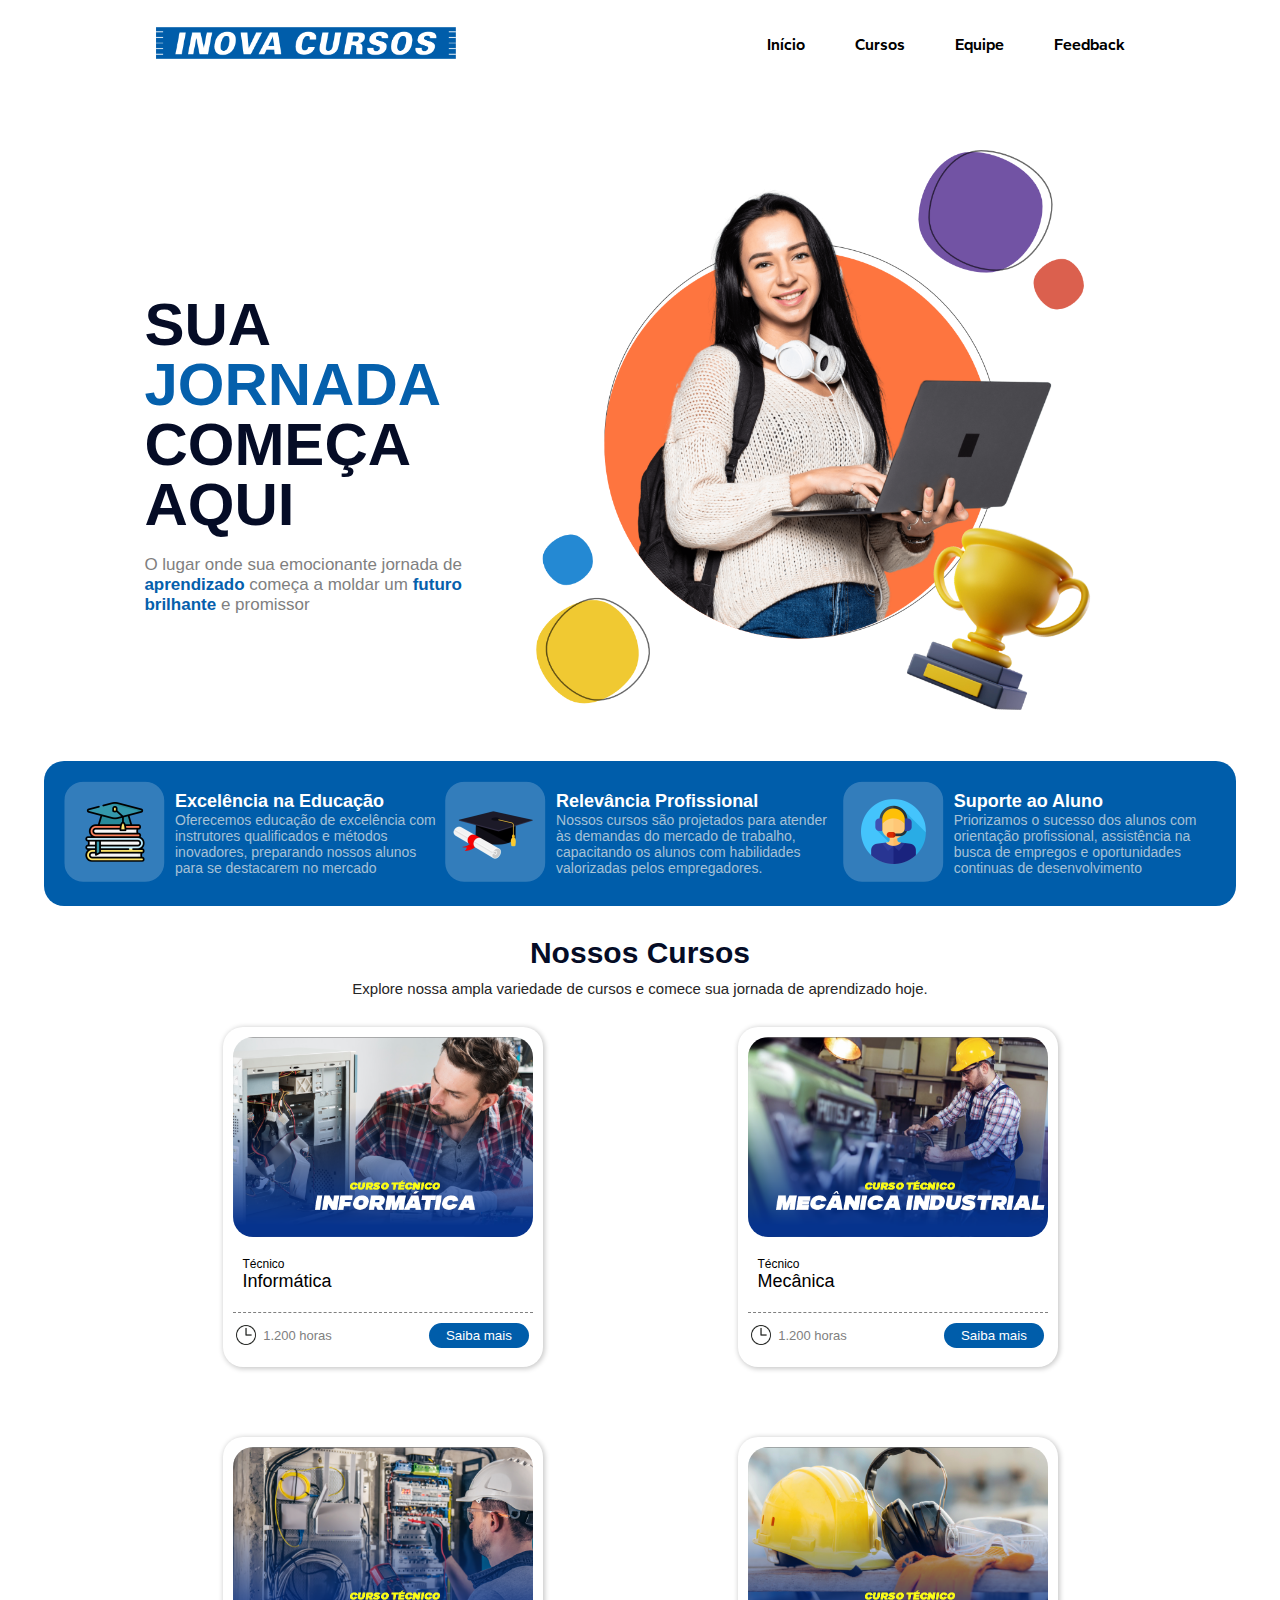
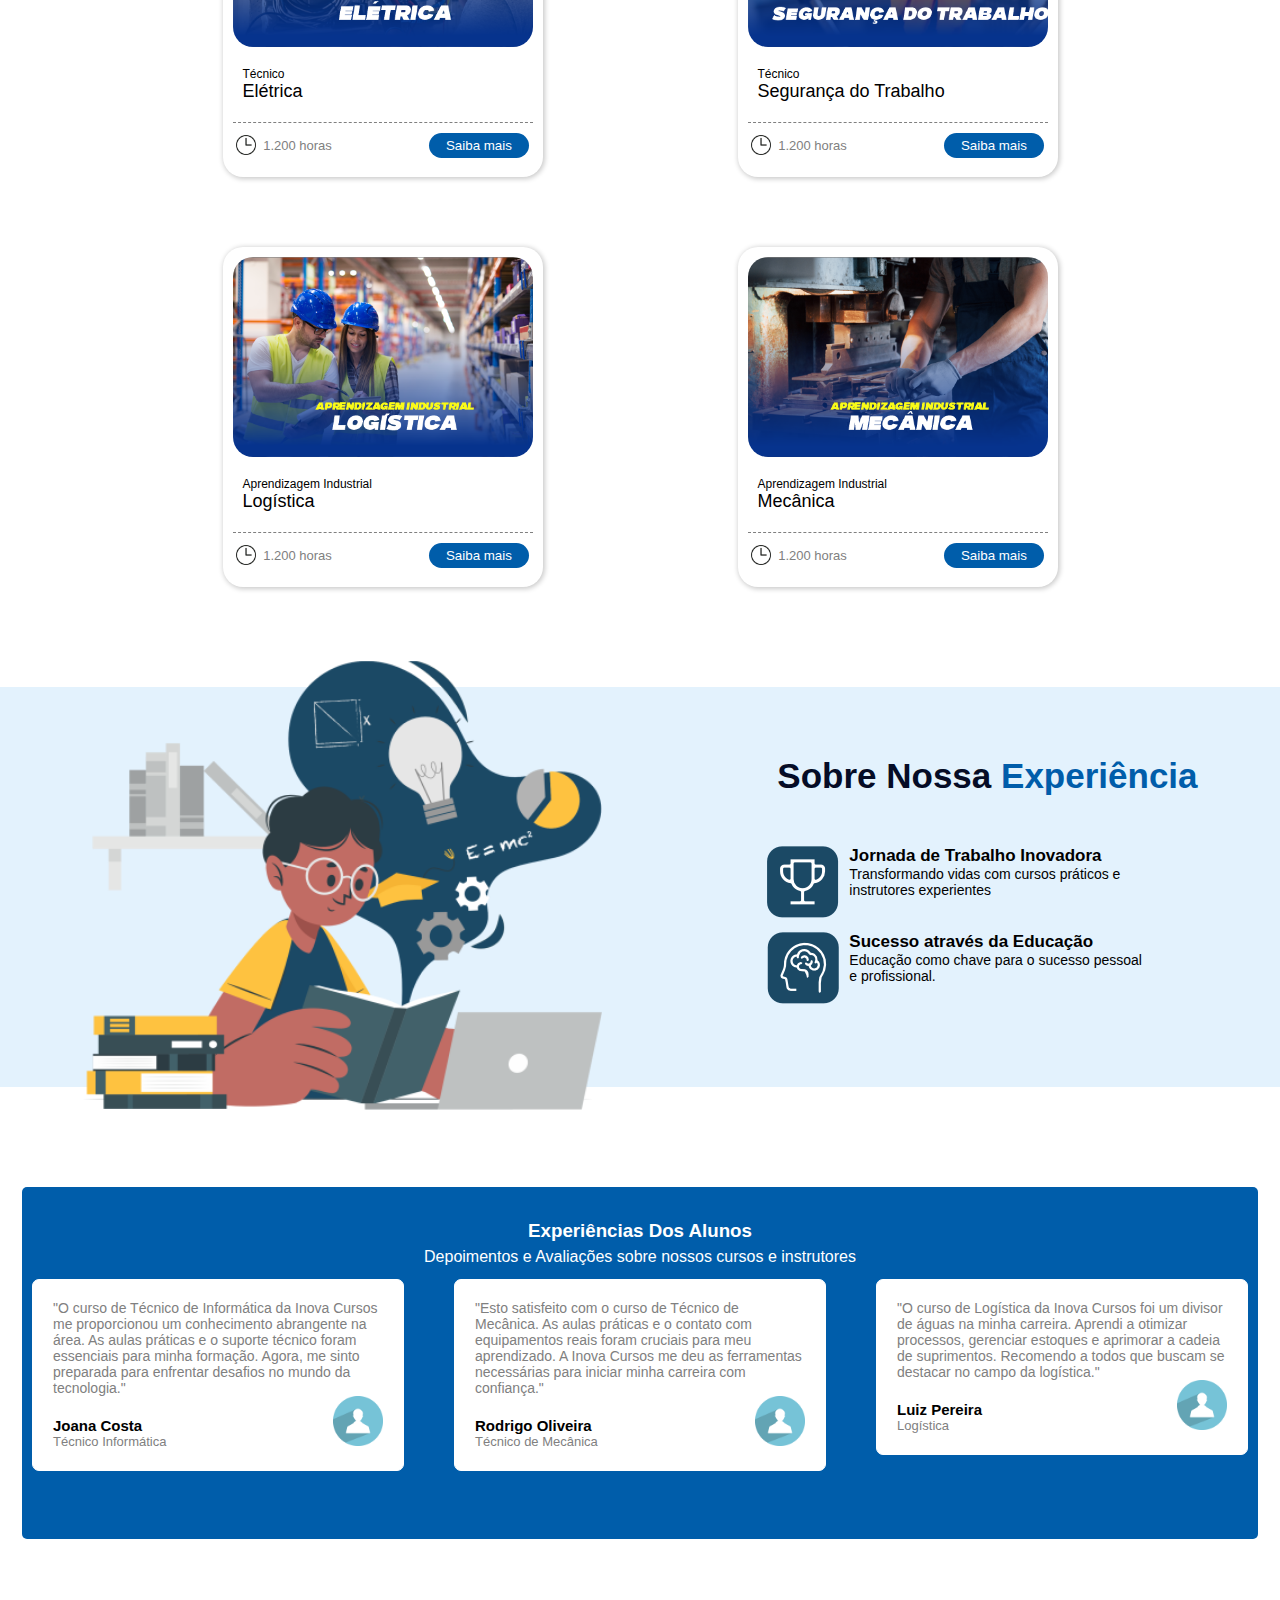
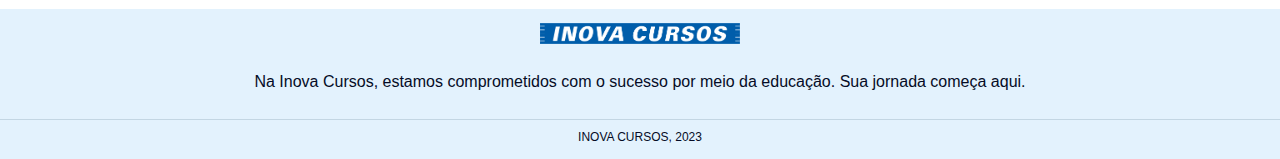
<file: index.html>
<!DOCTYPE html>
<html lang="pt-br">
<head>
    <meta charset="UTF-8">
    <meta name="viewport" content="width=device-width, initial-scale=1.0">
    <title>Inova Cursos</title>
    <link rel="stylesheet" href="style.css">
    <link rel="icon" href="img/icone.ico">
</head>
<body>
    <header>
        <div class="logo">
            <a href="index.html"><img src="img/logo-inova.png" alt=""></a>
        </div>
        <div class="menu">
            <p><a href="index.html">Início</a></p>
            <p><a href="index.html#cursos">Cursos</a></p>
            <p><a href="equipe.html">Equipe</a></p>
            <p><a href="#Feedback">Feedback</a></p>
        </div>
    </header>

    <div class="margem">
        
    </div>

    <!-- BANNER DE CAPA -->
    <div class="banner">
        <div class="titulo">
            <h1>SUA <span>JORNADA</span> COMEÇA AQUI</h1>
            <p>O lugar onde sua emocionante jornada de <span>aprendizado</span> começa a moldar um <span> futuro brilhante</span> e promissor</p>
        </div>
        <div class="foto">
            <img src="img/estudante.png" alt="">
        </div>        
    </div>

    <div class="banner2">
        <div class="blocos">
            <div class="icone">
                <img src="img/square-educacao.png" alt="">
            </div>
            <div class="textos">
                <h2>Excelência na Educação</h2>
                <p>Oferecemos educação de excelência com instrutores qualificados e métodos inovadores, preparando nossos alunos para se destacarem no mercado</p>
            </div>
        </div>

        <div class="blocos">
            <div class="icone">
                <img src="img/square-diploma.png" alt="">
            </div>
            <div class="textos">
                <h2>Relevância Profissional</h2>
                <p>Nossos cursos são projetados para atender às demandas do mercado de trabalho, capacitando os alunos com habilidades valorizadas pelos empregadores.</p>
            </div>
        </div>

        <div class="blocos">
            <div class="icone">
                <img src="img/square-suporte.png" alt="">
            </div>
            <div class="textos">
                <h2>Suporte ao Aluno</h2>
                <p>Priorizamos o sucesso dos alunos com orientação profissional, assistência na busca de empregos e oportunidades continuas de desenvolvimento</p>
            </div>
        </div>
    </div>

    <!---->
    <div class="cursos-textos" id="cursos">
        <h2>Nossos Cursos</h2>
        <p>Explore nossa ampla variedade de cursos e comece sua jornada de aprendizado hoje.</p>
    </div>

    <!---->
    <div class="cursos">
        <div class="card">
            <div class="imagem1">
                <a href="#">                    
                    <!-- IMAGEM INSERIDA NO CSS -->
                </a>    
            </div>
            
            <div class="textos">
                <p class="nivel">Técnico</p>
                <p class="curso">Informática</p>
            </div>

            <div class="rodape">
                <img src="img/duracao.png" alt="">   
                <p>1.200 horas</p>
                <button><a href="tec-informatica.html" target="_blank">Saiba mais</a></button>          
            </div>
        </div>    

        <div class="card">
            <div class="imagem2">
                <a href="#">
                    <!-- IMAGEM INSERIDA NO CSS -->
                </a>    
            </div>
            
            <div class="textos">
                <p class="nivel">Técnico</p>
                <p class="curso">Mecânica</p>
            </div>

            <div class="rodape">
                <img src="img/duracao.png" alt="">   
                <p>1.200 horas</p>
                <button><a href="tec-mecanica.html" target="_blank">Saiba mais</a></button>          
            </div>
        </div>  

        <div class="card">
            <div class="imagem3">
                <a href="#">
                    <!-- IMAGEM INSERIDA NO CSS -->
                </a>    
            </div>
            
            <div class="textos">
                <p class="nivel">Técnico</p>
                <p class="curso">Elétrica</p>
            </div>

            <div class="rodape">
                <img src="img/duracao.png" alt="">   
                <p>1.200 horas</p>
                <button><a href="tec-eletrica.html" target="_blank">Saiba mais</a></button>          
            </div>
        </div>  

        <div class="card">
            <div class="imagem4">
                <a href="#">
                    <!-- IMAGEM INSERIDA NO CSS -->
                </a>    
            </div>
            
            <div class="textos">
                <p class="nivel">Técnico</p>
                <p class="curso">Segurança do Trabalho</p>
            </div>

            <div class="rodape">
                <img src="img/duracao.png" alt="">   
                <p>1.200 horas</p>
                <button><a href="tec-seguranca.html" target="_blank">Saiba mais</a></button>          
            </div>
        </div> 

        <div class="card">
            <div class="imagem5">
                <a href="#">
                    <!-- IMAGEM INSERIDA NO CSS -->
                </a>    
            </div>
            
            <div class="textos">
                <p class="nivel">Aprendizagem Industrial</p>
                <p class="curso">Logística</p>
            </div>

            <div class="rodape">
                <img src="img/duracao.png" alt="">   
                <p>1.200 horas</p>
                <button><a href="apr-logistica.html">Saiba mais</a></button>          
            </div>
        </div> 

        <div class="card">
            <div class="imagem6">
                <a href="#">
                    <!-- IMAGEM INSERIDA NO CSS -->
                </a>    
            </div>
            
            <div class="textos">
                <p class="nivel">Aprendizagem Industrial</p>
                <p class="curso">Mecânica</p>
            </div>

            <div class="rodape">
                <img src="img/duracao.png" alt="">   
                <p>1.200 horas</p>
                <button><a href="apr-mecanica.html">Saiba mais</a></button>          
            </div>
        </div> 
   </div>


   <!---->
   <div class="experiencia">

    <div class="imagem">
        <img src="img/experiencia.png" alt="">
    </div>    
    <div class="textos">
        <div class="titulo">
            <h3 class="title">Sobre Nossa <span> Experiência</span></h3>
        </div>

        <div class="bloco1">
            <div class="square">
                <img src="img/square2.png" alt="">
            </div>
            
            <div class="textos">
                <h3>Jornada de Trabalho Inovadora</h3>
                <p>Transformando vidas com cursos práticos e instrutores experientes</p>
            </div>           
        </div>   
        
        <div class="bloco1">
            <div class="square">
                <img src="img/square3.png" alt="">
            </div>
            
            <div class="textos">
                <h3>Sucesso através da Educação</h3>
                <p>Educação como chave para o sucesso pessoal e profissional.</p>
            </div>           
        </div>  
    </div>
    </div>
        
<!-- COMENTÁRIOS DE ALUNOS-->
<div class="alunos">
    <div class="textos">
        <h3>Experiências Dos Alunos</h3>
        <p>Depoimentos e Avaliações sobre nossos cursos e instrutores</p>
    </div>      

    <div class="bloco">
        <div class="card">
            <div class="comentario">
                <p> "O curso de Técnico de Informática da Inova Cursos me proporcionou um conhecimento abrangente na área. As aulas práticas e o suporte técnico foram essenciais para minha formação. Agora, me sinto preparada para enfrentar desafios no mundo da tecnologia."</p>
            </div>
            <div class="rodape">
                <div class="aluno">
                    <h3>Joana Costa</h3>
                    <p>Técnico Informática</p>
                </div>
                <div class="foto-aluno">
                    <img src="img/user.png" alt="">
                </div>
            </div>
        </div>

        <div class="card">
            <div class="comentario">
                <p>"Esto satisfeito com o curso de Técnico de Mecânica. As aulas práticas e o contato com equipamentos reais foram cruciais para meu aprendizado. A Inova Cursos me deu as ferramentas necessárias para iniciar minha carreira com confiança."</p>
            </div>
            <div class="rodape">
                <div class="aluno">
                    <h3>Rodrigo Oliveira</h3>
                    <p>Técnico de Mecânica</p>
                </div>
                <div class="foto-aluno">
                    <img src="img/user.png" alt="">
                </div>
            </div>
        </div>

        
        
        <div id = "Feedback" class="card">
            <div class="comentario">
                <p> "O curso de Logística da Inova Cursos foi um divisor de águas na minha carreira. Aprendi a otimizar processos, gerenciar estoques e aprimorar a cadeia de suprimentos. Recomendo a todos que buscam se destacar no campo da logística."</p>
            </div>
            <div class="rodape">
                <div class="aluno">
                    <h3>Luiz Pereira</h3>
                    <p>Logística</p>
                </div>
                <div class="foto-aluno">
                    <img src="img/user.png" alt="">
                </div>
            </div>
        </div>
    </div>  
    </div>


    <footer>
        <img src="img/logo-inova.png" alt="">   
        <p>Na Inova Cursos, estamos comprometidos com o sucesso por meio da educação. Sua jornada começa aqui.</p>  
        <p class="rodape">INOVA CURSOS, 2023</p>   
   </footer>
    
</body>
</html>
</file>
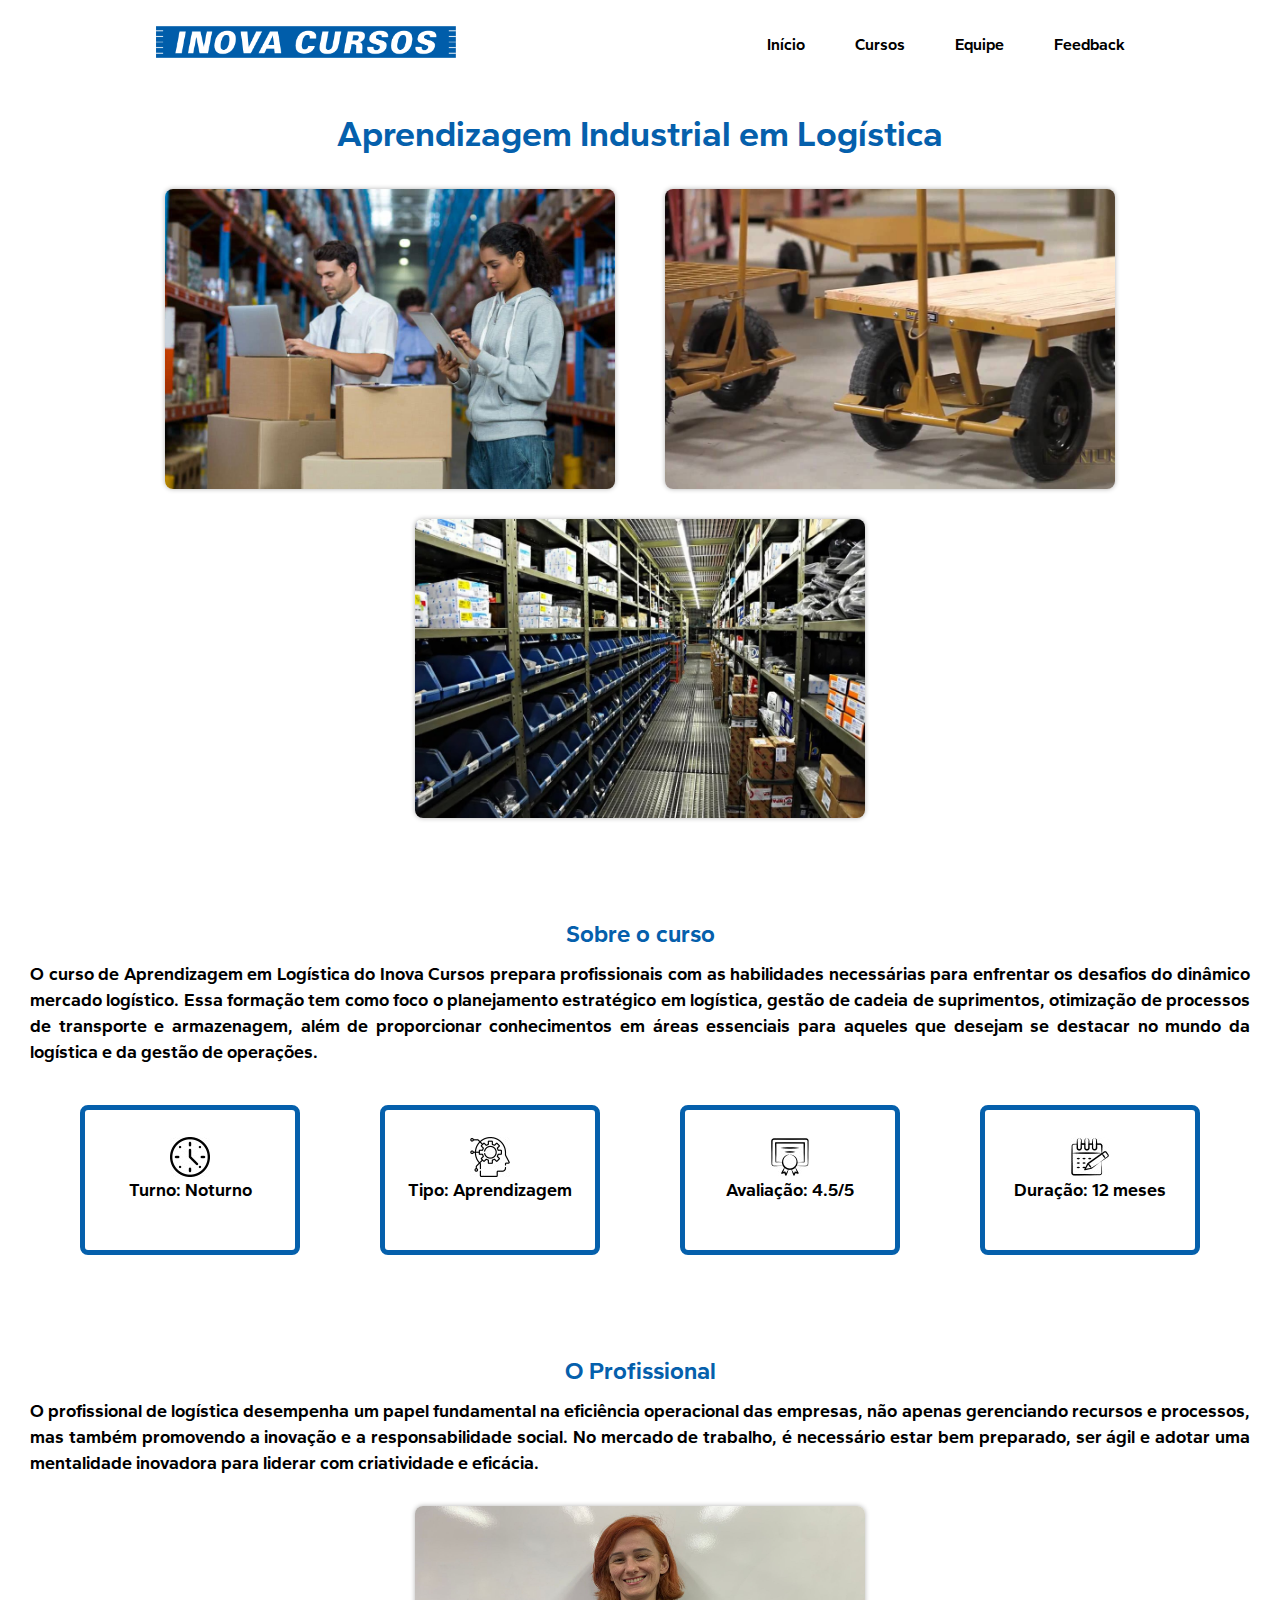
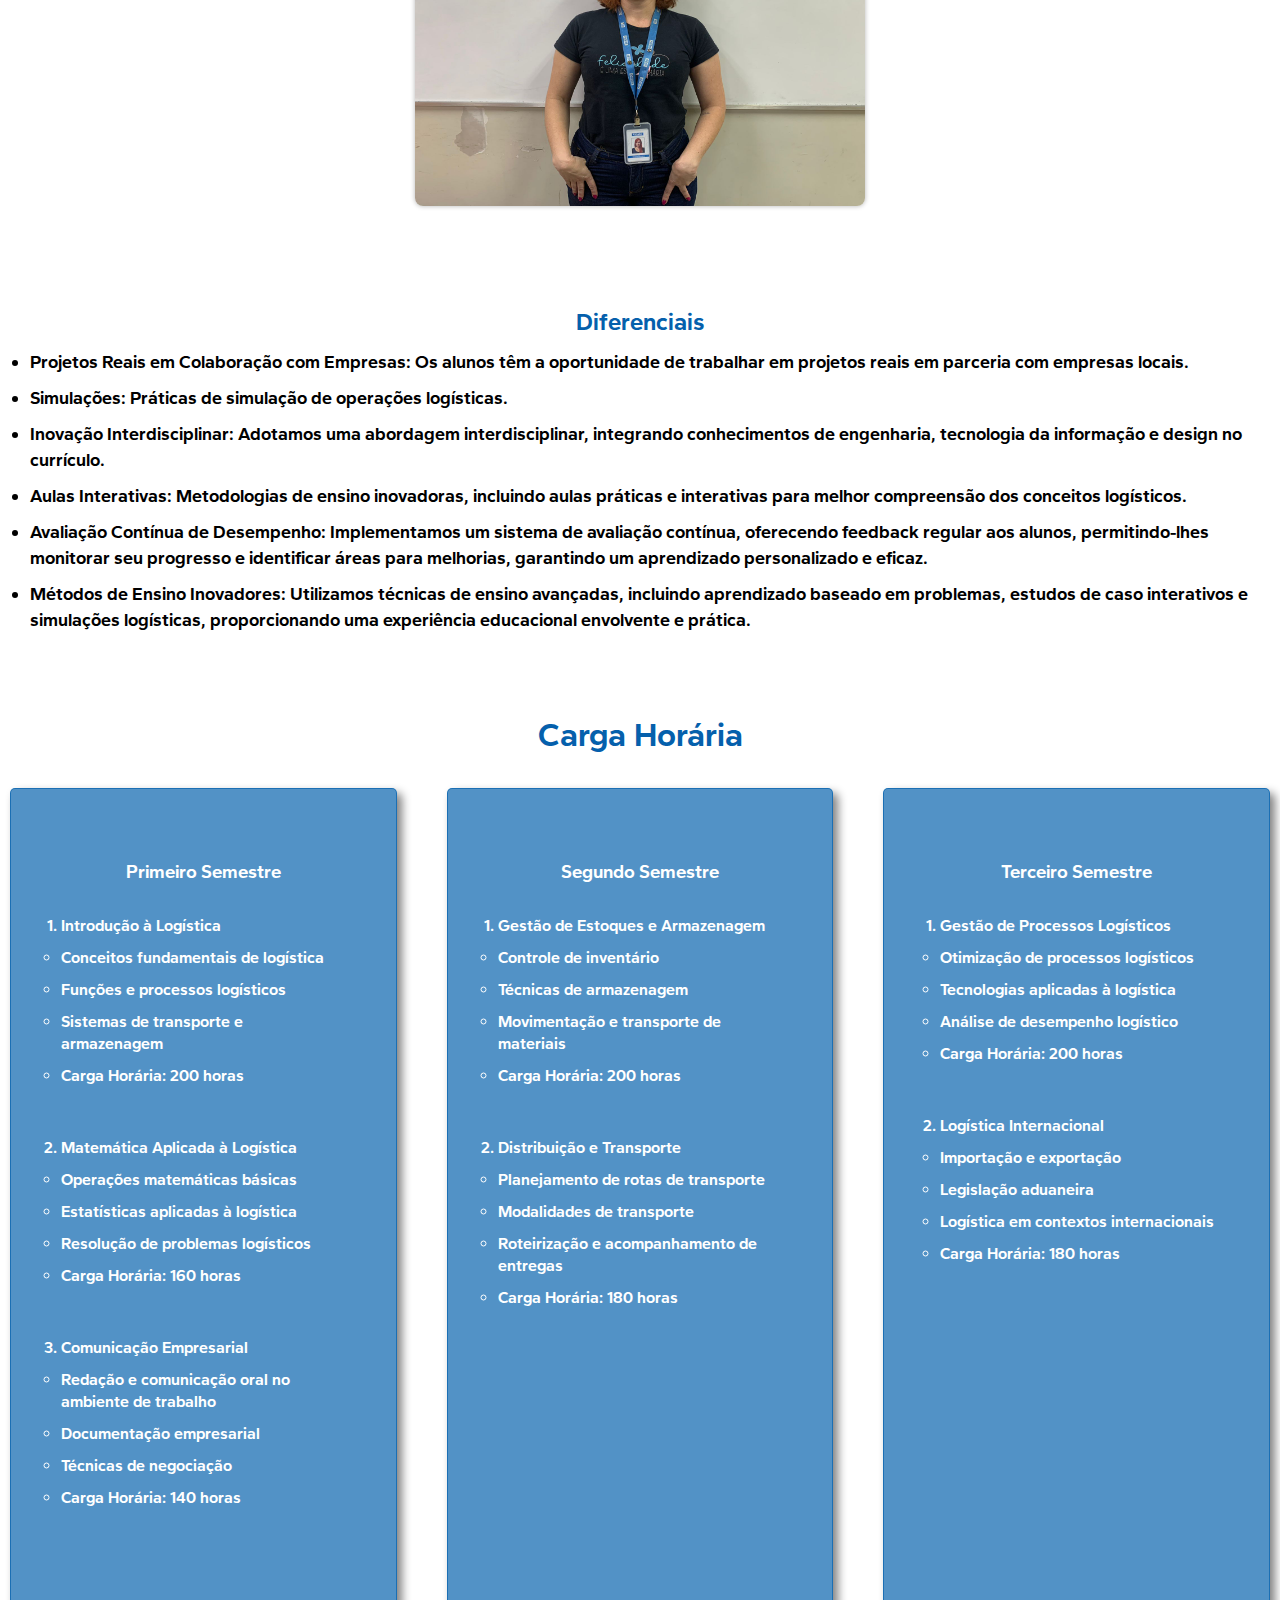
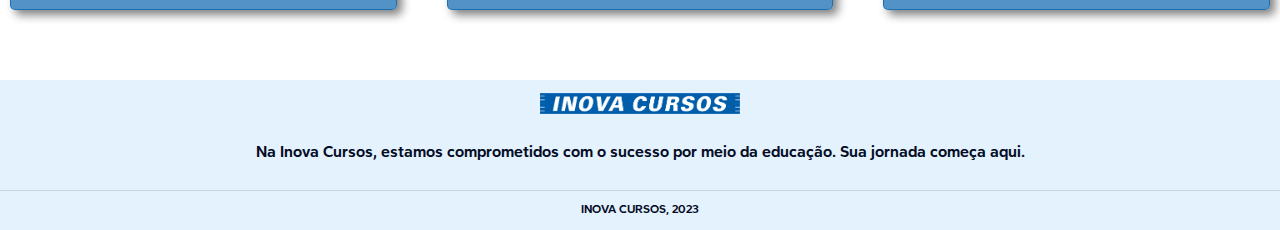
<file: apr-logistica.html>
<!DOCTYPE html>
<html lang="pt-br">
<head>
    <meta charset="UTF-8">
    <meta name="viewport" content="width=device-width, initial-scale=1.0">
    <title>Aprendizagem Industrial em Logística</title>
    <link rel="stylesheet" href="style-cursos.css">
    <link rel="Icon" href="img/icone.ico">
</head>

<body>
    <header>
        <div class="logo">
            <a href="index.html"><img src="img/logo-inova.png" alt=""></a>
        </div>
        <div class="menu">
            <p><a href="index.html">Início</a></p>
            <p><a href="index.html#cursos">Cursos</a></p>
            <p><a href="equipe.html">Equipe</a></p>
            <p><a href="#Feedback">Feedback</a></p>
        </div>
    </header>


    <section id="tec-mecanica" class="curso">
        <h2>Aprendizagem Industrial em Logística</h2>

        <section class="galeria">
            <img src="img/logistica1.jpg" alt="">
            <img src="img/logistica2.jpg" alt="">
            <img src="img/logistica3.jpeg" alt="">
        </section>

        <h3>Sobre o curso</h3>
        <p class="configuracao">
            O curso de Aprendizagem em Logística do Inova Cursos prepara profissionais com as habilidades necessárias para enfrentar os desafios do dinâmico mercado logístico. Essa formação tem como foco o planejamento estratégico em logística, gestão de cadeia de suprimentos, otimização de processos de transporte e armazenagem, além de proporcionar conhecimentos em áreas essenciais para aqueles que desejam se destacar no mundo da logística e da gestão de operações.
        </p>

        <section class="card-info">
            <div class="icone">
                <img src="img/relogio.jpeg" alt="Ícone de Turno">
                <p>Turno: Noturno</p>
            </div>
            <div class="icone">
                <img src="img/aprendizagem.jpg" alt="Ícone de Tipo de Curso">
                <p>Tipo: Aprendizagem</p>
            </div>
            <div class="icone">
                <img src="img/certificado.jpeg" alt="Ícone de Avaliação">
                <p>Avaliação: 4.5/5</p>
            </div>
            <div class="icone">
                <img src="img/calendario.jpeg" alt="Ícone de Duração">
                <p>Duração: 12 meses</p>
            </div>
        </section>

        <h3>O Profissional</h3>
        <p class="configuracao">
            O profissional de logística desempenha um papel fundamental na eficiência operacional das empresas, não apenas gerenciando recursos e processos, mas também promovendo a inovação e a responsabilidade social. No mercado de trabalho, é necessário estar bem preparado, ser ágil e adotar uma mentalidade inovadora para liderar com criatividade e eficácia.
        </p>

        <div class="profissional">
            <img src="img/profissional-logistica.jpg" alt="">
        </div>

        <h3>Diferenciais</h3>
        <div class="configuracao diferenciais">
            <li>Projetos Reais em Colaboração com Empresas: Os alunos têm a oportunidade de trabalhar em projetos reais em parceria com empresas locais.</li>
            <li>Simulações: Práticas de simulação de operações logísticas.</li>
            <li>Inovação Interdisciplinar: Adotamos uma abordagem interdisciplinar, integrando conhecimentos de engenharia, tecnologia da informação e design no currículo.</li>
            <li>Aulas Interativas: Metodologias de ensino inovadoras, incluindo aulas práticas e interativas para melhor compreensão dos conceitos logísticos.</li>
            <li>Avaliação Contínua de Desempenho: Implementamos um sistema de avaliação contínua, oferecendo feedback regular aos alunos, permitindo-lhes monitorar seu progresso e identificar áreas para melhorias, garantindo um aprendizado personalizado e eficaz.</li>
            <li>Métodos de Ensino Inovadores: Utilizamos técnicas de ensino avançadas, incluindo aprendizado baseado em problemas, estudos de caso interativos e simulações logísticas, proporcionando uma experiência educacional envolvente e prática.</li>
        </div>
    </section>

    <h2 class="ch">Carga Horária</h2>
    <section class="carga-horaria">
        <section class="container-semestre1">
            <h3>Primeiro Semestre</h3>
            <ul>
                <li>Introdução à Logística
                    <ul>
                        <li>Conceitos fundamentais de logística</li>
                        <li>Funções e processos logísticos</li>
                        <li>Sistemas de transporte e armazenagem</li>
                        <li>Carga Horária: 200 horas</li>
                    </ul>
                </li>
                <li>Matemática Aplicada à Logística
                    <ul>
                        <li>Operações matemáticas básicas</li>
                        <li>Estatísticas aplicadas à logística</li>
                        <li>Resolução de problemas logísticos</li>
                        <li>Carga Horária: 160 horas</li>
                    </ul>
                </li>
                <li>Comunicação Empresarial
                    <ul>
                        <li>Redação e comunicação oral no ambiente de trabalho</li>
                        <li>Documentação empresarial</li>
                        <li>Técnicas de negociação</li>
                        <li>Carga Horária: 140 horas</li>
                    </ul>
                </li>
            </ul>
        </section>
    
        <section class="container-semestre2">
            <h3>Segundo Semestre</h3>
            <ul>
                <li>Gestão de Estoques e Armazenagem
                    <ul>
                        <li>Controle de inventário</li>
                        <li>Técnicas de armazenagem</li>
                        <li>Movimentação e transporte de materiais</li>
                        <li>Carga Horária: 200 horas</li>
                    </ul>
                </li>
                <li>Distribuição e Transporte
                    <ul>
                        <li>Planejamento de rotas de transporte</li>
                        <li>Modalidades de transporte</li>
                        <li>Roteirização e acompanhamento de entregas</li>
                        <li>Carga Horária: 180 horas</li>
                    </ul>
                </li>
            </ul>
        </section>
    
        <section class="container-semestre3">
            <h3>Terceiro Semestre</h3>
            <ul>
                <li>Gestão de Processos Logísticos
                    <ul>
                        <li>Otimização de processos logísticos</li>
                        <li>Tecnologias aplicadas à logística</li>
                        <li>Análise de desempenho logístico</li>
                        <li>Carga Horária: 200 horas</li>
                    </ul>
                </li>

                <li>Logística Internacional
                    <ul>
                        <li>Importação e exportação</li>
                        <li>Legislação aduaneira</li>
                        <li>Logística em contextos internacionais</li>
                        <li>Carga Horária: 180 horas</li>
                    </ul>
                </li>
            </ul>
        </section>
    </section>

    <footer>
        <img src="img/logo-inova.png" alt="">   
        <p>Na Inova Cursos, estamos comprometidos com o sucesso por meio da educação. Sua jornada começa aqui.</p>  
        <p class="rodape">INOVA CURSOS, 2023</p>   
   </footer>

</body>
</html>
</file>
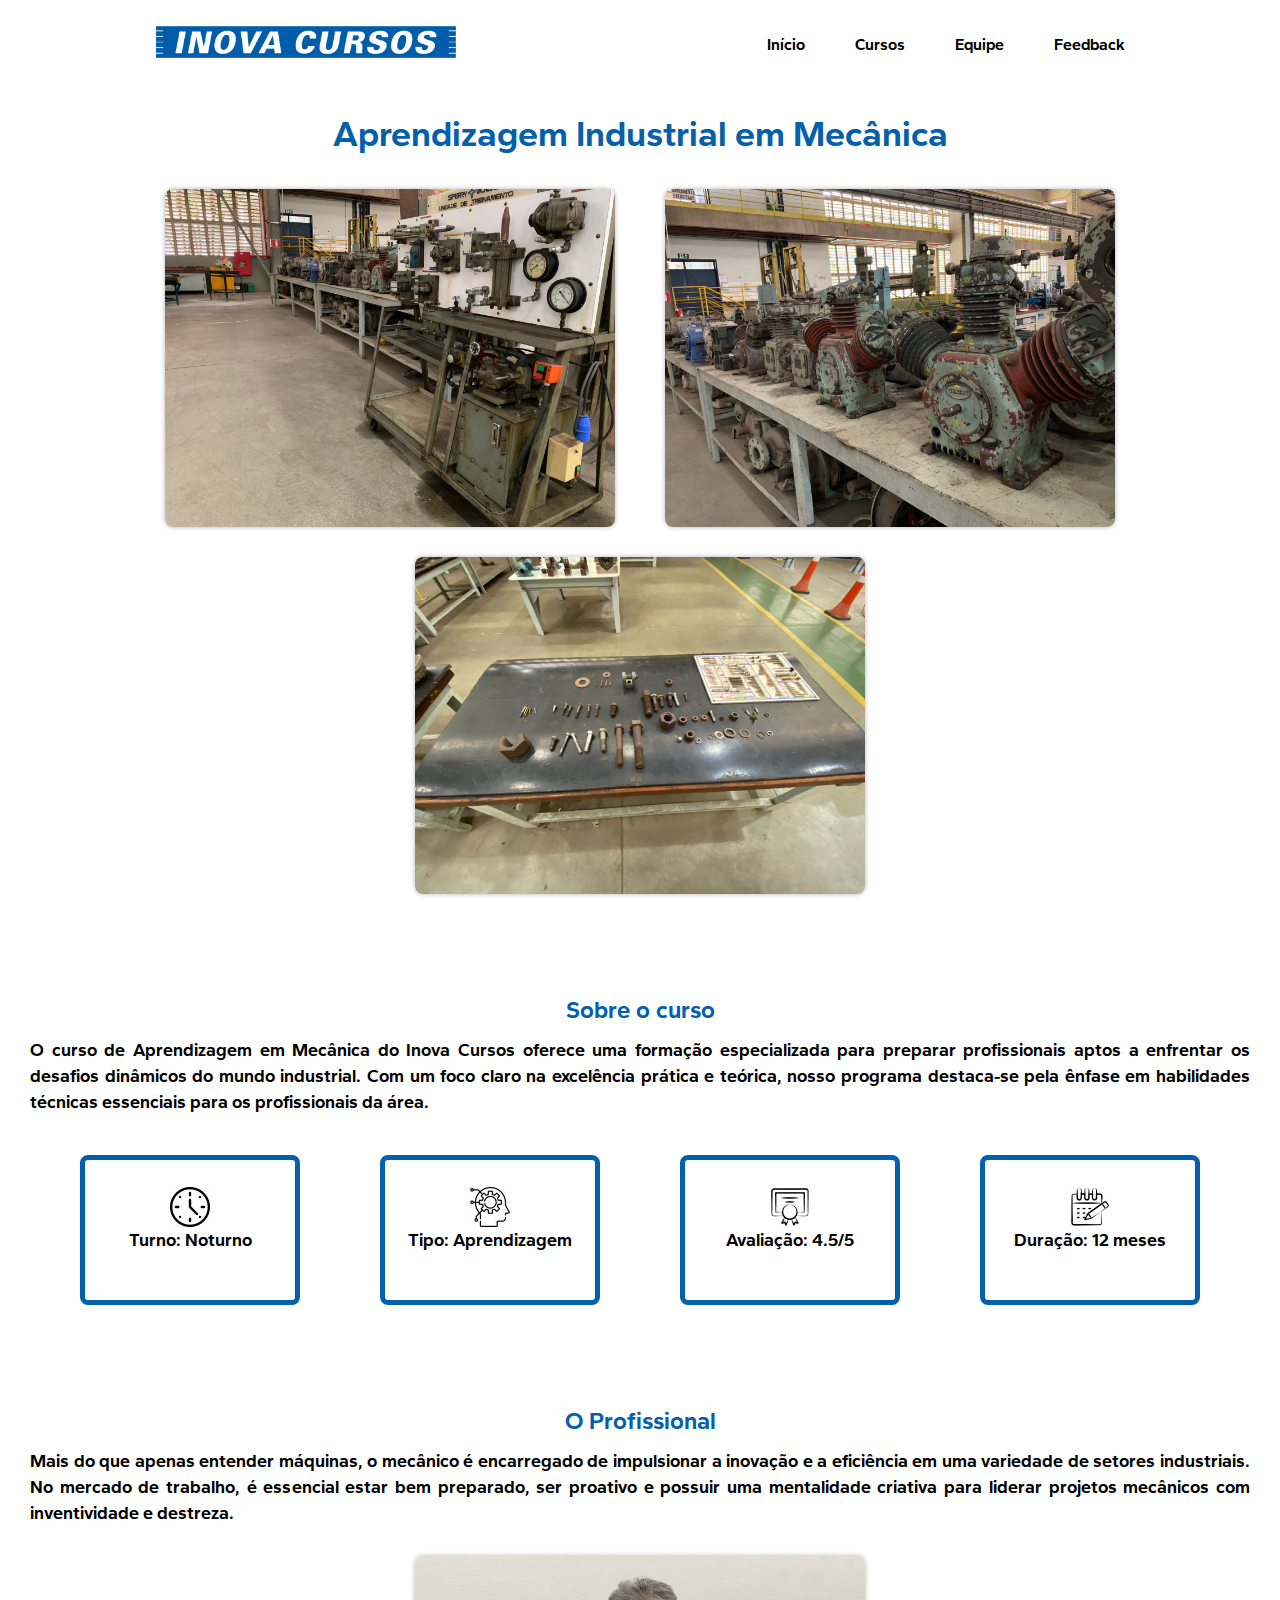
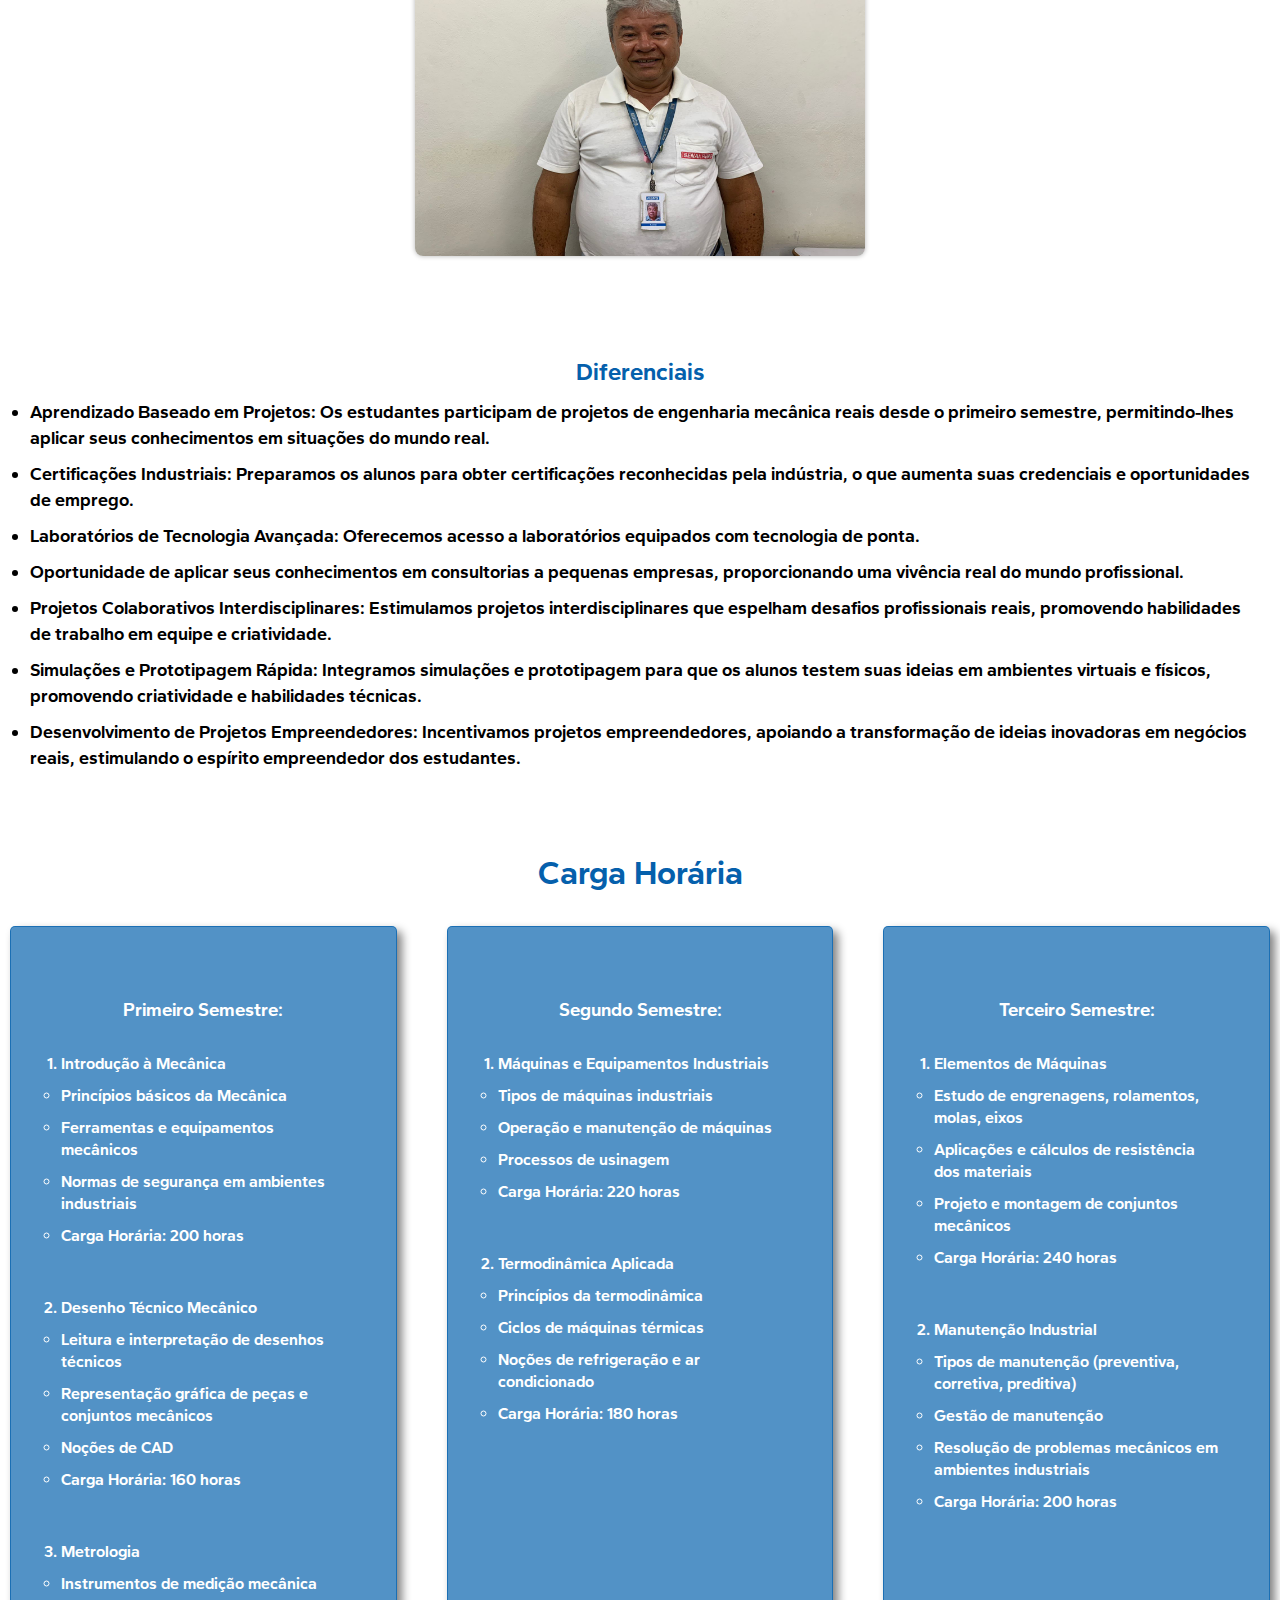
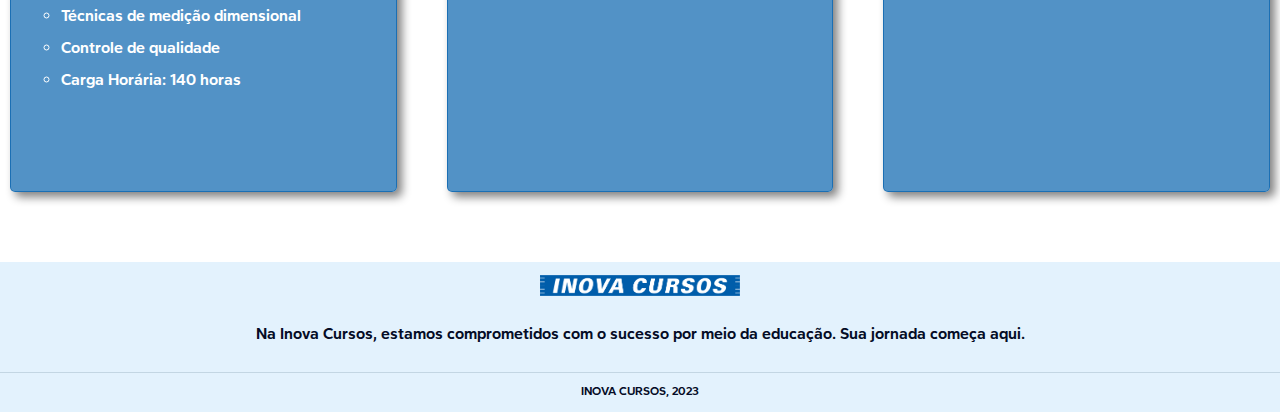
<file: apr-mecanica.html>
<!DOCTYPE html>
<html lang="pt-br">
<head>
    <meta charset="UTF-8">
    <meta name="viewport" content="width=device-width, initial-scale=1.0">
    <title>Aprendizagem Industrial em Mecânica</title>
    <link rel="stylesheet" href="style-cursos.css">
    <link rel="Icon" href="img/icone.ico">
</head>

<body>
    <header>
        <div class="logo">
            <a href="index.html"><img src="img/logo-inova.png" alt=""></a>
        </div>
        <div class="menu">
            <p><a href="index.html">Início</a></p>
            <p><a href="index.html#cursos">Cursos</a></p>
            <p><a href="equipe.html">Equipe</a></p>
            <p><a href="#Feedback">Feedback</a></p>
        </div>
    </header>


    <section id="tec-mecanica" class="curso">
        <h2>Aprendizagem Industrial em Mecânica</h2>

        <section class="galeria">
            <img src="img/mecanica1.jpg" alt="">
            <img src="img/mecanica2.jpg" alt="">
            <img src="img/mecanica3.jpg" alt="">
        </section>

        <h3>Sobre o curso</h3>
        <p class="configuracao">
            O curso de Aprendizagem em Mecânica do Inova Cursos oferece uma formação especializada para preparar profissionais aptos a enfrentar os desafios dinâmicos do mundo industrial. Com um foco claro na excelência prática e teórica, nosso programa destaca-se pela ênfase em habilidades técnicas essenciais para os profissionais da área.
        </p>

        <section class="card-info">
            <div class="icone">
                <img src="img/relogio.jpeg" alt="Ícone de Turno">
                <p>Turno: Noturno</p>
            </div>
            <div class="icone">
                <img src="img/aprendizagem.jpg" alt="Ícone de Tipo de Curso">
                <p>Tipo: Aprendizagem</p>
            </div>
            <div class="icone">
                <img src="img/certificado.jpeg" alt="Ícone de Avaliação">
                <p>Avaliação: 4.5/5</p>
            </div>
            <div class="icone">
                <img src="img/calendario.jpeg" alt="Ícone de Duração">
                <p>Duração: 12 meses</p>
            </div>
        </section>

        <h3>O Profissional</h3>
        <p class="configuracao">
            Mais do que apenas entender máquinas, o mecânico é encarregado de impulsionar a inovação e a eficiência em uma variedade de setores industriais. No mercado de trabalho, é essencial estar bem preparado, ser proativo e possuir uma mentalidade criativa para liderar projetos mecânicos com inventividade e destreza.
        </p>

        <div class="profissional">
            <img src="img/profissional-mecanica.jpg" alt="">
        </div>

        <h3>Diferenciais</h3>
        <div class="configuracao diferenciais">
            <li>Aprendizado Baseado em Projetos: Os estudantes participam de projetos de engenharia mecânica reais desde o primeiro semestre, permitindo-lhes aplicar seus conhecimentos em situações do mundo real.</li>
            <li>Certificações Industriais: Preparamos os alunos para obter certificações reconhecidas pela indústria, o que aumenta suas credenciais e oportunidades de emprego.</li>
            <li>Laboratórios de Tecnologia Avançada: Oferecemos acesso a laboratórios equipados com tecnologia de ponta.</li>
            <li>Oportunidade de aplicar seus conhecimentos em consultorias a pequenas empresas, proporcionando uma vivência real do mundo profissional.</li>
            <li>Projetos Colaborativos Interdisciplinares: Estimulamos projetos interdisciplinares que espelham desafios profissionais reais, promovendo habilidades de trabalho em equipe e criatividade.</li>
            <li>Simulações e Prototipagem Rápida: Integramos simulações e prototipagem para que os alunos testem suas ideias em ambientes virtuais e físicos, promovendo criatividade e habilidades técnicas.</li>
            <li>Desenvolvimento de Projetos Empreendedores: Incentivamos projetos empreendedores, apoiando a transformação de ideias inovadoras em negócios reais, estimulando o espírito empreendedor dos estudantes.</li>
        </div>
    </section>

    <h2 class="ch">Carga Horária</h2>
    <section class="carga-horaria">
        <section class="container-semestre1">
            <h3>Primeiro Semestre:</h3>
            <ul>
                <li>Introdução à Mecânica
                    <ul>
                        <li>Princípios básicos da Mecânica</li>
                        <li>Ferramentas e equipamentos mecânicos</li>
                        <li>Normas de segurança em ambientes industriais</li>
                        <li>Carga Horária: 200 horas</li>
                    </ul>
                </li>
                <li>Desenho Técnico Mecânico
                    <ul>
                        <li>Leitura e interpretação de desenhos técnicos</li>
                        <li>Representação gráfica de peças e conjuntos mecânicos</li>
                        <li>Noções de CAD</li>
                        <li>Carga Horária: 160 horas</li>
                    </ul>
                </li>
                <li>Metrologia
                    <ul>
                        <li>Instrumentos de medição mecânica</li>
                        <li>Técnicas de medição dimensional</li>
                        <li>Controle de qualidade</li>
                        <li>Carga Horária: 140 horas</li>
                    </ul>
                </li>
            </ul>
        </section>
    
        <section class="container-semestre2">
            <h3>Segundo Semestre:</h3>
            <ul>
                <li>Máquinas e Equipamentos Industriais
                    <ul>
                        <li>Tipos de máquinas industriais</li>
                        <li>Operação e manutenção de máquinas</li>
                        <li>Processos de usinagem</li>
                        <li>Carga Horária: 220 horas</li>
                    </ul>
                </li>
                <li>Termodinâmica Aplicada
                    <ul>
                        <li>Princípios da termodinâmica</li>
                        <li>Ciclos de máquinas térmicas</li>
                        <li>Noções de refrigeração e ar condicionado</li>
                        <li>Carga Horária: 180 horas</li>
                    </ul>
                </li>
            </ul>
        </section>
    
        <section class="container-semestre3">
            <h3>Terceiro Semestre:</h3>
            <ul>
                <li>Elementos de Máquinas
                    <ul>
                        <li>Estudo de engrenagens, rolamentos, molas, eixos</li>
                        <li>Aplicações e cálculos de resistência dos materiais</li>
                        <li>Projeto e montagem de conjuntos mecânicos</li>
                        <li>Carga Horária: 240 horas</li>
                    </ul>
                </li>

                <li>Manutenção Industrial
                    <ul>
                        <li>Tipos de manutenção (preventiva, corretiva, preditiva)</li>
                        <li>Gestão de manutenção</li>
                        <li>Resolução de problemas mecânicos em ambientes industriais</li>
                        <li>Carga Horária: 200 horas</li>
                    </ul>
                </li>
            </ul>
        </section>
    </section>

    <footer>
        <img src="img/logo-inova.png" alt="">   
        <p>Na Inova Cursos, estamos comprometidos com o sucesso por meio da educação. Sua jornada começa aqui.</p>  
        <p class="rodape">INOVA CURSOS, 2023</p>   
   </footer>

</body>
</html>
</file>
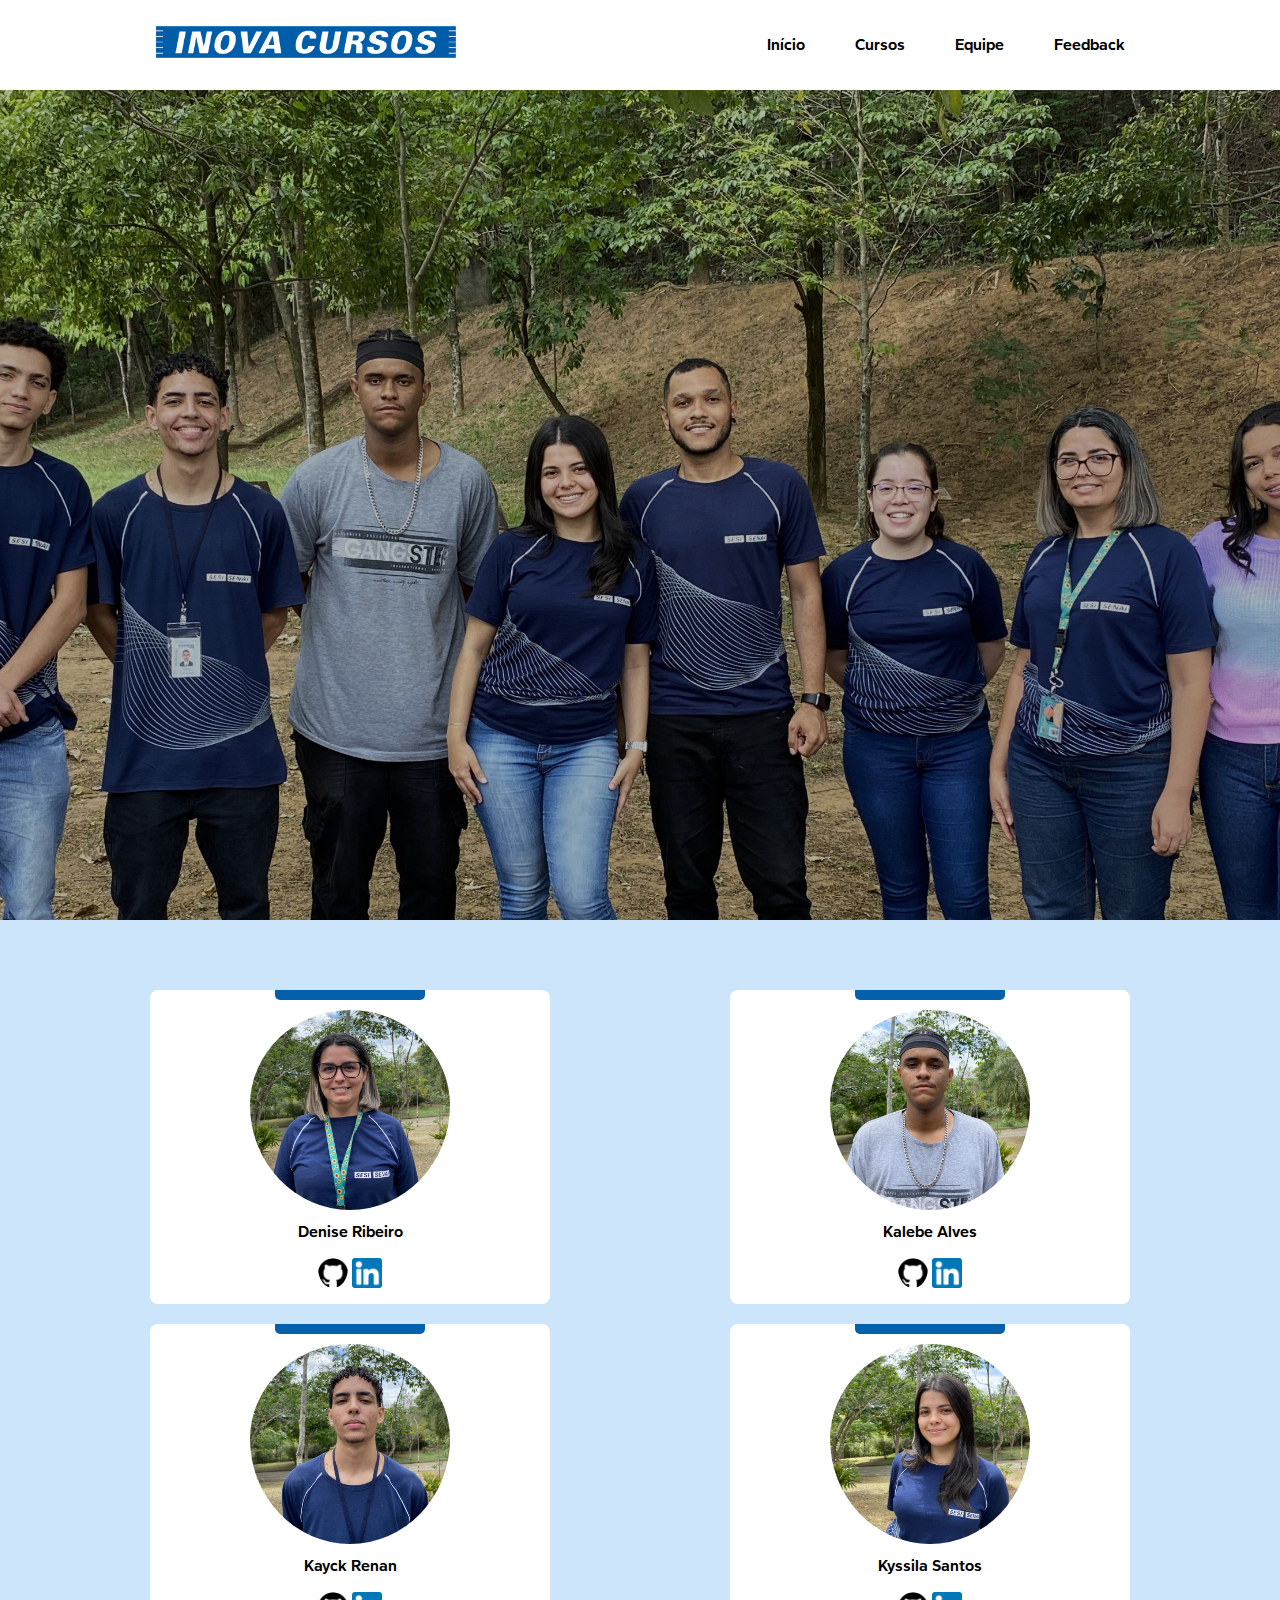
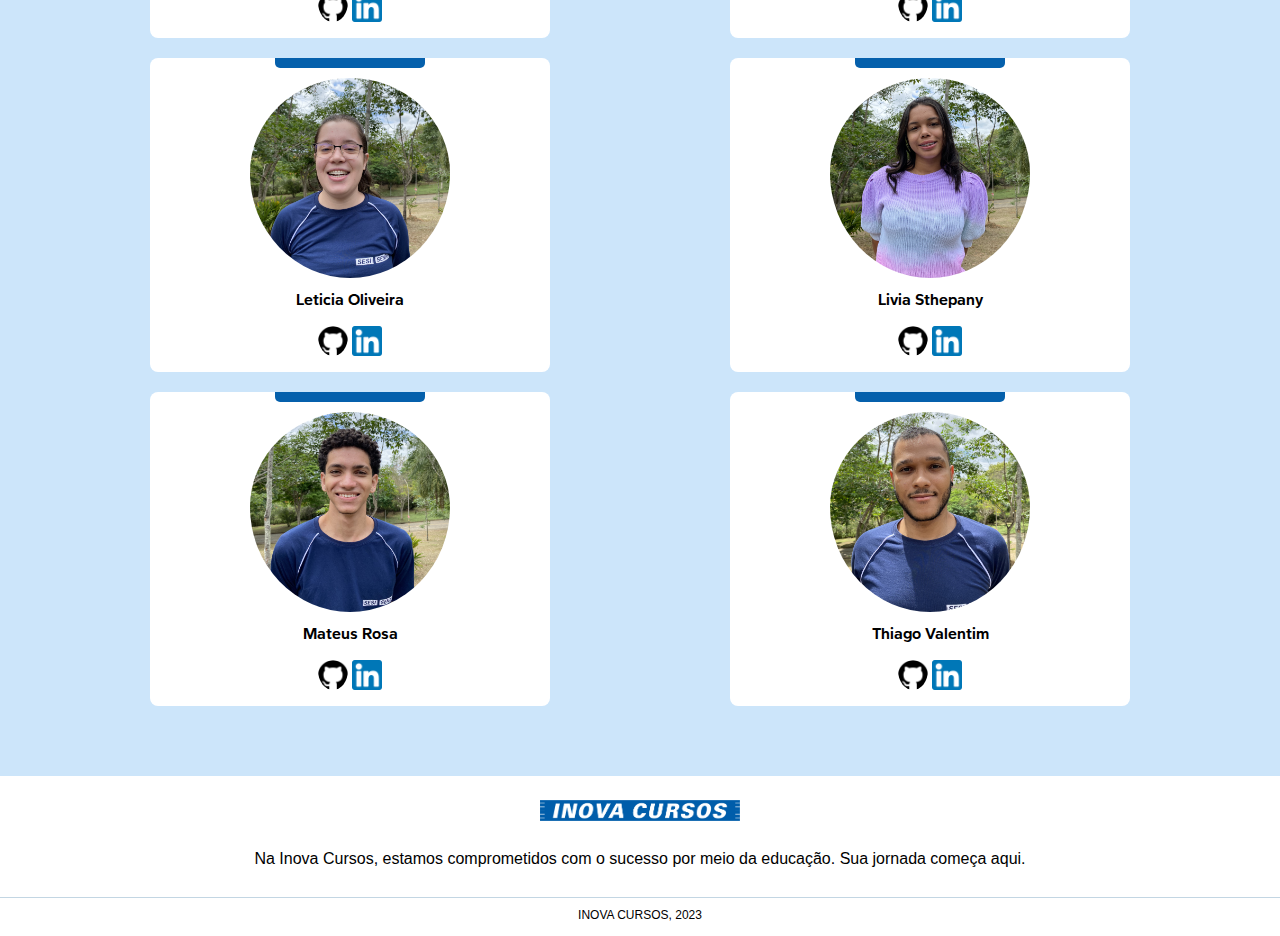
<file: equipe.html>
<!DOCTYPE html>
<html lang="pt-br">
<head>
    <meta charset="UTF-8">
    <meta name="viewport" content="width=device-width, initial-scale=1.0">
    <title>Equipe</title>
    <link rel="stylesheet" href="style-equipe.css">
    <link rel="Icon" href="img/icone.ico">
</head>
<body>
    <header>
        <div class="logo">
            <a href="index.html"><img src="img/logo-inova.png" alt=""></a>
        </div>
        <div class="menu">
            <p><a href="index.html">Início</a></p>
            <p><a href="index.html#cursos">Cursos</a></p>
            <p><a href="equipe.html">Equipe</a></p>
            <p><a href="index.html#Feedback">Feedback</a></p>
        </div>
    </header>    

    <div class="parallax">
        <div class="parallax-image"></div>
    </div>
    

    <div class = "container-time">
        <div class = "card-time">
            <div class="card-detail"></div>
            <img src="fotos-senai-turmas/denise.jpg" alt="homem-apresentacao">
            <h4>Denise Ribeiro</h4>
            <div class = "rede-social">
                <a href="https://github.com/" target="_blank"><img src="img/github-logo.png" alt=""></a>
                <a href="https://www.linkedin.com/" target="_blank"><img src="img/linkedin-logo.png" alt=""></a>
            </div>
        </div>
        <div class = "card-time">
            <div class="card-detail"></div> 
            <img src="fotos-senai-turmas/kalebe.jpg" alt="homem-apresentacao">
            <h4>Kalebe Alves</h4>
            <div class = "rede-social">
                <a href="https://github.com/" target="_blank"><img src="img/github-logo.png" alt=""></a>
                <a href="https://www.linkedin.com/" target="_blank"><img src="img/linkedin-logo.png" alt=""></a>
            </div>
        </div>
        <div class = "card-time">
            <div class="card-detail"></div>
            <img src="fotos-senai-turmas/kayck.jpg" alt="homem-apresentacao">
            <h4>Kayck Renan</h4>    
            <div class = "rede-social">
                <a href="https://github.com/" target="_blank"><img src="img/github-logo.png" alt=""></a>
                <a href="https://www.linkedin.com/" target="_blank"><img src="img/linkedin-logo.png" alt=""></a>
            </div>
        </div>
        <div class = "card-time">
            <div class="card-detail"></div>
            <img src="fotos-senai-turmas/kyssila.jpg" alt="homem-apresentacao">
            <h4>Kyssila Santos</h4> 
            <div class = "rede-social">
                <a href="https://github.com/" target="_blank"><img src="img/github-logo.png" alt=""></a>
                <a href="https://www.linkedin.com/" target="_blank"><img src="img/linkedin-logo.png" alt=""></a>
            </div>
        </div>
        <div class = "card-time">
            <div class="card-detail"></div>
            <img src="fotos-senai-turmas/leticia.jpg" alt="homem-apresentacao">
            <h4>Leticia Oliveira</h4>
            <div class = "rede-social">
                <a href="https://github.com/" target="_blank"><img src="img/github-logo.png" alt=""></a>
                <a href="https://www.linkedin.com/" target="_blank"><img src="img/linkedin-logo.png" alt=""></a>
            </div>
        </div>
        <div class = "card-time">
            <div class="card-detail"></div>
            <img src="fotos-senai-turmas/livia.jpg" alt="homem-apresentacao">
            <h4>Livia Sthepany</h4>
            <div class = "rede-social">
                <a href="https://github.com/" target="_blank"><img src="img/github-logo.png" alt=""></a>
                <a href="https://www.linkedin.com/" target="_blank"><img src="img/linkedin-logo.png" alt=""></a>
            </div>
        </div>
        <div class = "card-time">
            <div class="card-detail"></div>
            <img src="fotos-senai-turmas/rosa.jpg" alt="homem-apresentacao">
            <h4>Mateus Rosa</h4>
            <div class = "rede-social">
                <a href="https://github.com/" target="_blank"><img src="img/github-logo.png" alt=""></a>
                <a href="https://www.linkedin.com/" target="_blank"><img src="img/linkedin-logo.png" alt=""></a>
            </div>
        </div>
        <div class = "card-time">
            <div class="card-detail"></div>
            <img src="fotos-senai-turmas/thiago.jpg" alt="homem-apresentacao">
            <h4>Thiago Valentim</h4>
            <div class = "rede-social">
                <a href="https://github.com/" target="_blank"><img src="img/github-logo.png" alt=""></a>
                <a href="https://www.linkedin.com/" target="_blank"><img src="img/linkedin-logo.png" alt=""></a>
            </div>
        </div>
    </div>

    <footer>
        <img src="img/logo-inova.png" alt="">   
        <p>Na Inova Cursos, estamos comprometidos com o sucesso por meio da educação. Sua jornada começa aqui.</p>  
        <p class="rodape">INOVA CURSOS, 2023</p>   
   </footer>
   
    <script src="script.js"></script>
</body>
</html>
</file>
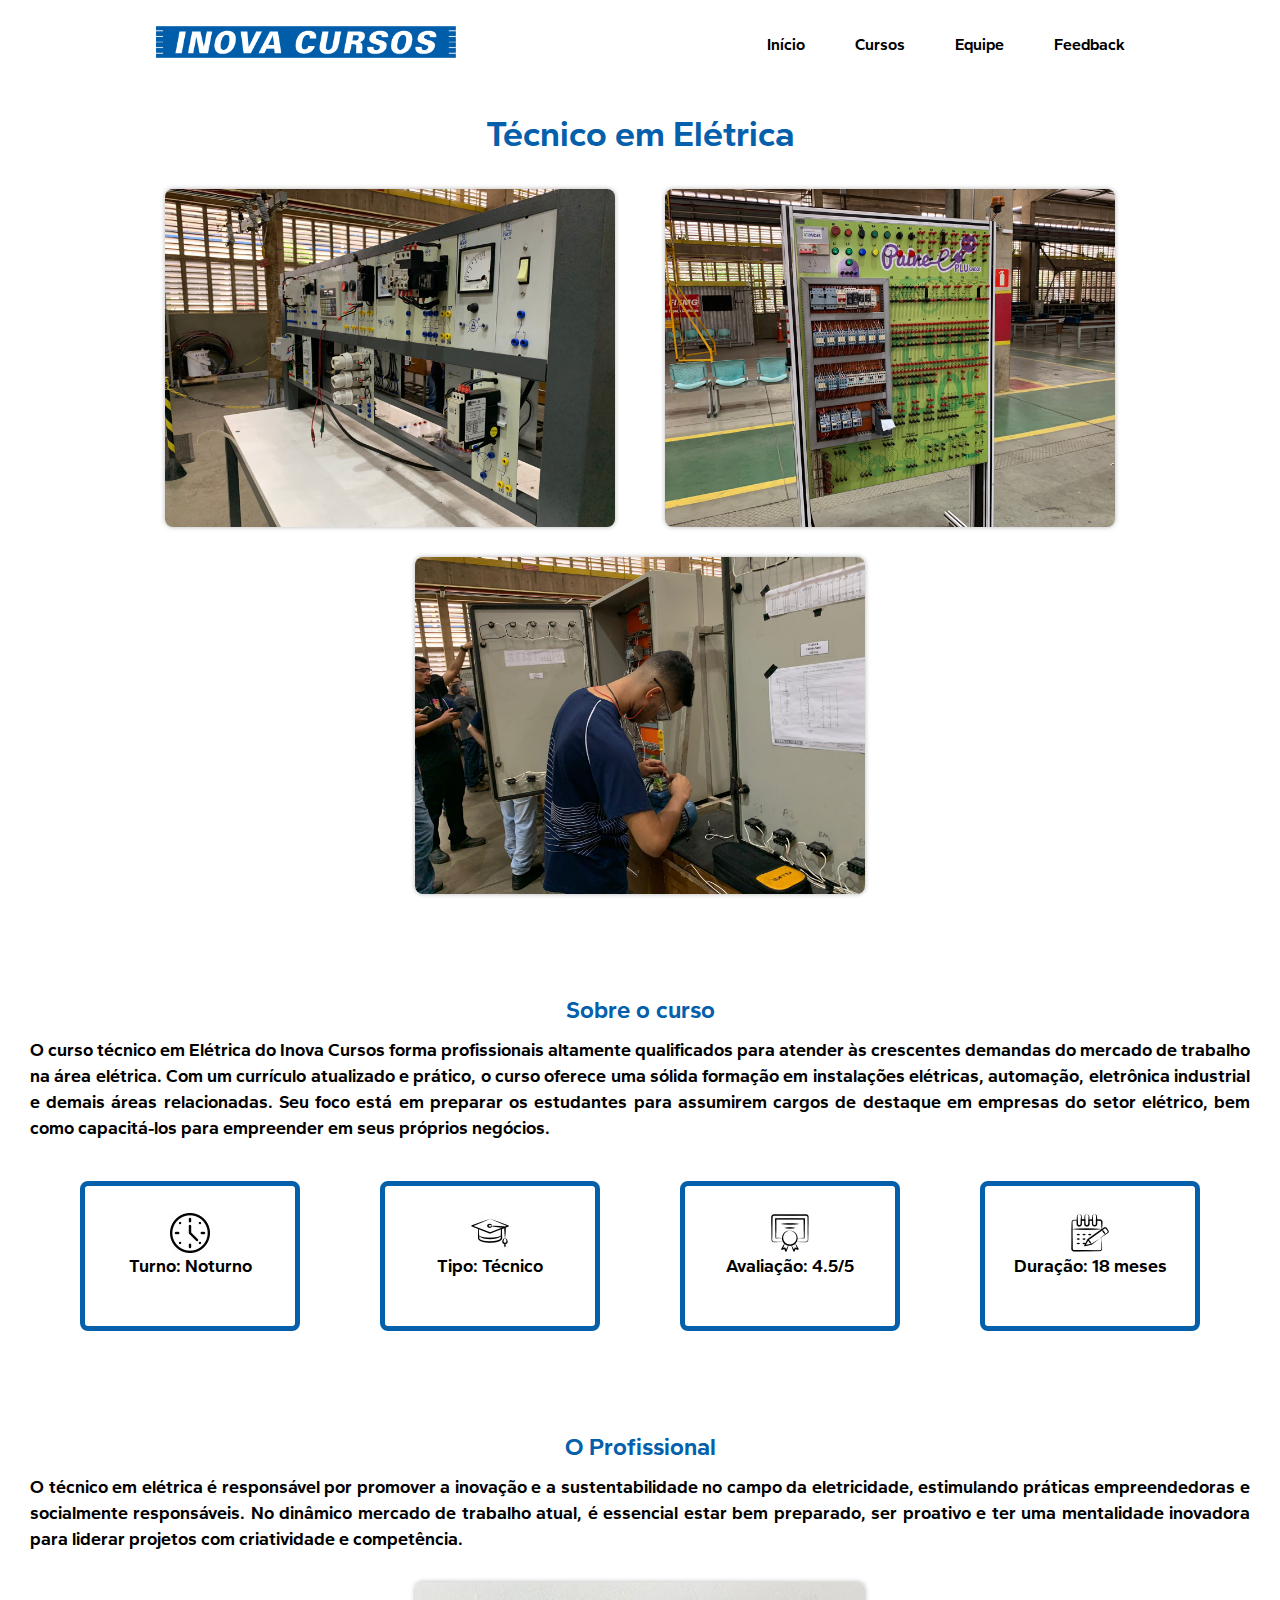
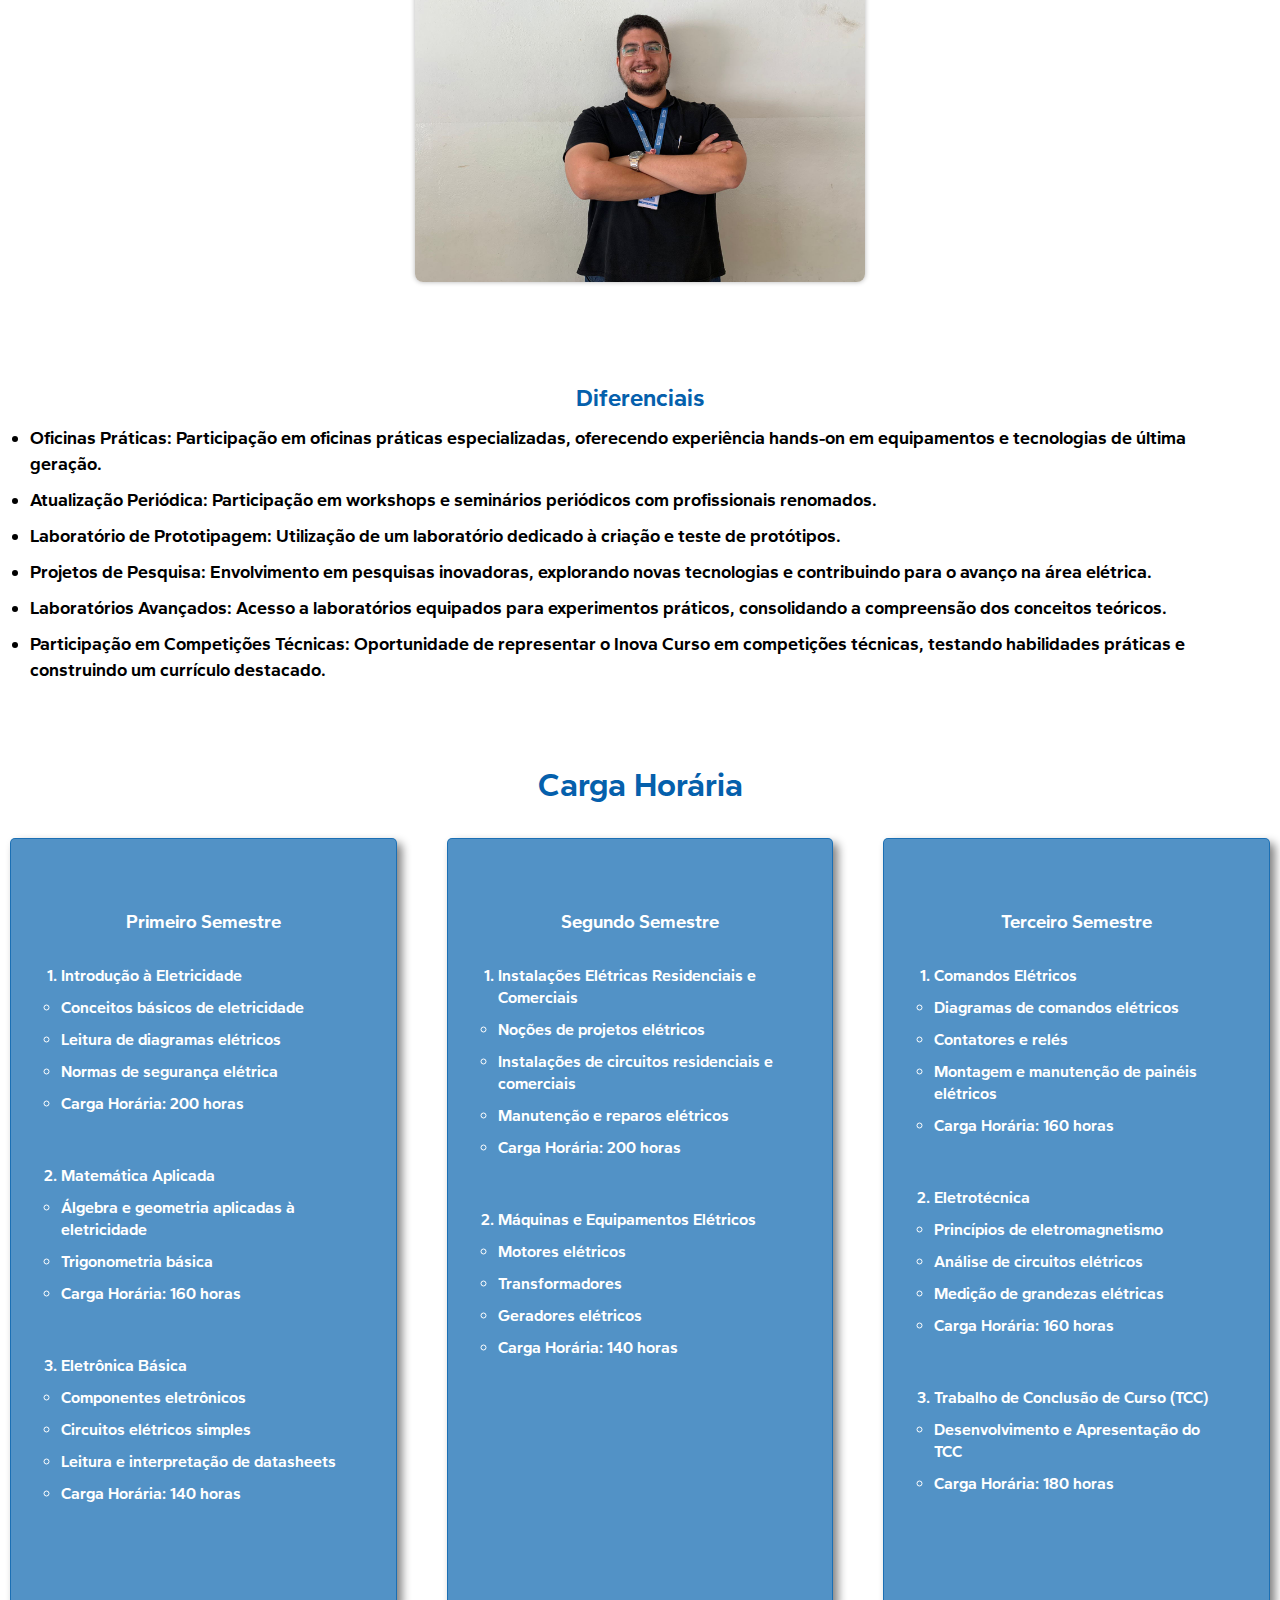
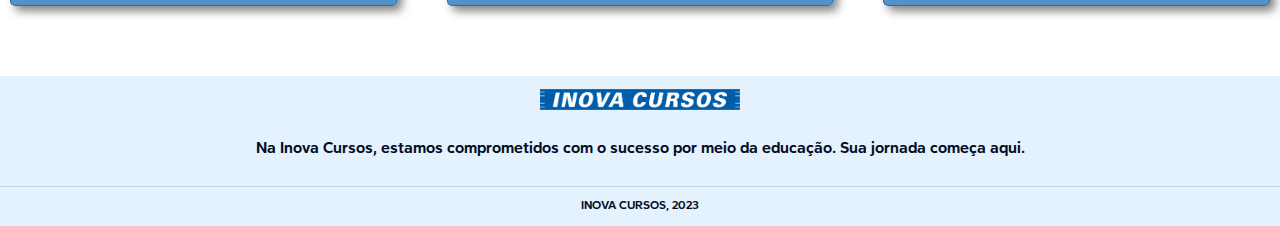
<file: tec-eletrica.html>
<!DOCTYPE html>
<html lang="pt-br">
<head>
    <meta charset="UTF-8">
    <meta name="viewport" content="width=device-width, initial-scale=1.0">
    <title>Curso Técnico em Elétrica</title>
    <link rel="stylesheet" href="style-cursos.css">
    <link rel="Icon" href="img/icone.ico">
</head>
<body>
    <header>
        <div class="logo">
            <a href="index.html"><img src="img/logo-inova.png" alt=""></a>
        </div>
        <div class="menu">
            <p><a href="index.html">Início</a></p>
            <p><a href="index.html#cursos">Cursos</a></p>
            <p><a href="equipe.html">Equipe</a></p>
            <p><a href="#Feedback">Feedback</a></p>
        </div>
    </header>


    <section id="tec-eletrica" class="curso">
        <h2>Técnico em Elétrica</h2>

        <section class="galeria">
            <img src="img/eletrica1.jpg" alt="">
            <img src="img/eletrica2.jpg" alt="">
            <img src="img/eletrica3.jpg" alt="">
        </section>

        <h3>Sobre o curso</h3>
        <p class="configuracao">
            O curso técnico em Elétrica do Inova Cursos forma profissionais altamente qualificados para atender às crescentes demandas do mercado de trabalho na área elétrica. Com um currículo atualizado e prático, o curso oferece uma sólida formação em instalações elétricas, automação, eletrônica industrial e demais áreas relacionadas. Seu foco está em preparar os estudantes para assumirem cargos de destaque em empresas do setor elétrico, bem como capacitá-los para empreender em seus próprios negócios.
        </p>

        <section class="card-info">
            <div class="icone">
                <img src="img/relogio.jpeg" alt="Ícone de Turno">
                <p>Turno: Noturno</p>
            </div>
            <div class="icone">
                <img src="img/capelo.jpeg" alt="Ícone de Tipo de Curso">
                <p>Tipo: Técnico</p>
            </div>
            <div class="icone">
                <img src="img/certificado.jpeg" alt="Ícone de Avaliação">
                <p>Avaliação: 4.5/5</p>
            </div>
            <div class="icone">
                <img src="img/calendario.jpeg" alt="Ícone de Duração">
                <p>Duração: 18 meses</p>
            </div>
        </section>

        <h3>O Profissional</h3>
        <p class="configuracao">
            O técnico em elétrica é responsável por promover a inovação e a sustentabilidade no campo da eletricidade, estimulando práticas empreendedoras e socialmente responsáveis. No dinâmico mercado de trabalho atual, é essencial estar bem preparado, ser proativo e ter uma mentalidade inovadora para liderar projetos com criatividade e competência.
        </p>

        <div class="profissional">
            <img src="img/profissional-eletrica.jpg" alt="">
        </div>

        <h3>Diferenciais</h3>
        <div  class="configuracao diferenciais">
            <li>Oficinas Práticas: Participação em oficinas práticas especializadas, oferecendo experiência hands-on em equipamentos e tecnologias de última geração.</li>
            <li>Atualização Periódica: Participação em workshops e seminários periódicos com profissionais renomados.</li>
            <li>Laboratório de Prototipagem: Utilização de um laboratório dedicado à criação e teste de protótipos.</li>
            <li>Projetos de Pesquisa: Envolvimento em pesquisas inovadoras, explorando novas tecnologias e contribuindo para o avanço na área elétrica.</li>
            <li>Laboratórios Avançados: Acesso a laboratórios equipados para experimentos práticos, consolidando a compreensão dos conceitos teóricos.</li>
            <li>Participação em Competições Técnicas: Oportunidade de representar o Inova Curso em competições técnicas, testando habilidades práticas e construindo um currículo destacado.</li>
        </div>
    </section>

    <h2 class="ch">Carga Horária</h2>
    <section class="carga-horaria">
        <section class="container-semestre1">
            <h3>Primeiro Semestre</h3>
            <ul>
                <li>Introdução à Eletricidade
                    <ul>
                        <li>Conceitos básicos de eletricidade</li>
                        <li>Leitura de diagramas elétricos</li>
                        <li>Normas de segurança elétrica</li>
                        <li>Carga Horária: 200 horas</li>
                    </ul>
                </li>
                <li>Matemática Aplicada
                    <ul>
                        <li>Álgebra e geometria aplicadas à eletricidade</li>
                        <li>Trigonometria básica</li>
                        <li>Carga Horária: 160 horas</li>
                    </ul>
                </li>
                <li>Eletrônica Básica
                    <ul>
                        <li>Componentes eletrônicos</li>
                        <li>Circuitos elétricos simples</li>
                        <li>Leitura e interpretação de datasheets</li>
                        <li>Carga Horária: 140 horas</li>
                    </ul>
                </li>
            </ul>
        </section>
    
        <section class="container-semestre2">
            <h3>Segundo Semestre</h3>
            <ul>
                <li>Instalações Elétricas Residenciais e Comerciais
                    <ul>
                        <li>Noções de projetos elétricos</li>
                        <li>Instalações de circuitos residenciais e comerciais</li>
                        <li>Manutenção e reparos elétricos</li>
                        <li>Carga Horária: 200 horas</li>
                    </ul>
                </li>
                <li>Máquinas e Equipamentos Elétricos
                    <ul>
                        <li>Motores elétricos</li>
                        <li>Transformadores</li>
                        <li>Geradores elétricos</li>
                        <li>Carga Horária: 140 horas</li>
                    </ul>
                </li>
            </ul>
        </section>
    
        <section class="container-semestre3">
            <h3>Terceiro Semestre</h3>
            <ul>
                <li>Comandos Elétricos
                    <ul>
                        <li>Diagramas de comandos elétricos</li>
                        <li>Contatores e relés</li>
                        <li>Montagem e manutenção de painéis elétricos</li>
                        <li>Carga Horária: 160 horas</li>
                    </ul>
                </li>
                <li>Eletrotécnica
                    <ul>
                        <li>Princípios de eletromagnetismo</li>
                        <li>Análise de circuitos elétricos</li>
                        <li>Medição de grandezas elétricas</li>
                        <li>Carga Horária: 160 horas</li>
                    </ul>
                </li>
                <li>Trabalho de Conclusão de Curso (TCC)
                    <ul>
                        <li>Desenvolvimento e Apresentação do TCC</li>
                        <li>Carga Horária: 180 horas</li>
                    </ul>
                </li>
            </ul>
        </section>
    </section>

    <footer>
        <img src="img/logo-inova.png" alt="">   
        <p>Na Inova Cursos, estamos comprometidos com o sucesso por meio da educação. Sua jornada começa aqui.</p>  
        <p class="rodape">INOVA CURSOS, 2023</p>   
   </footer>

</body>
</html>
</file>
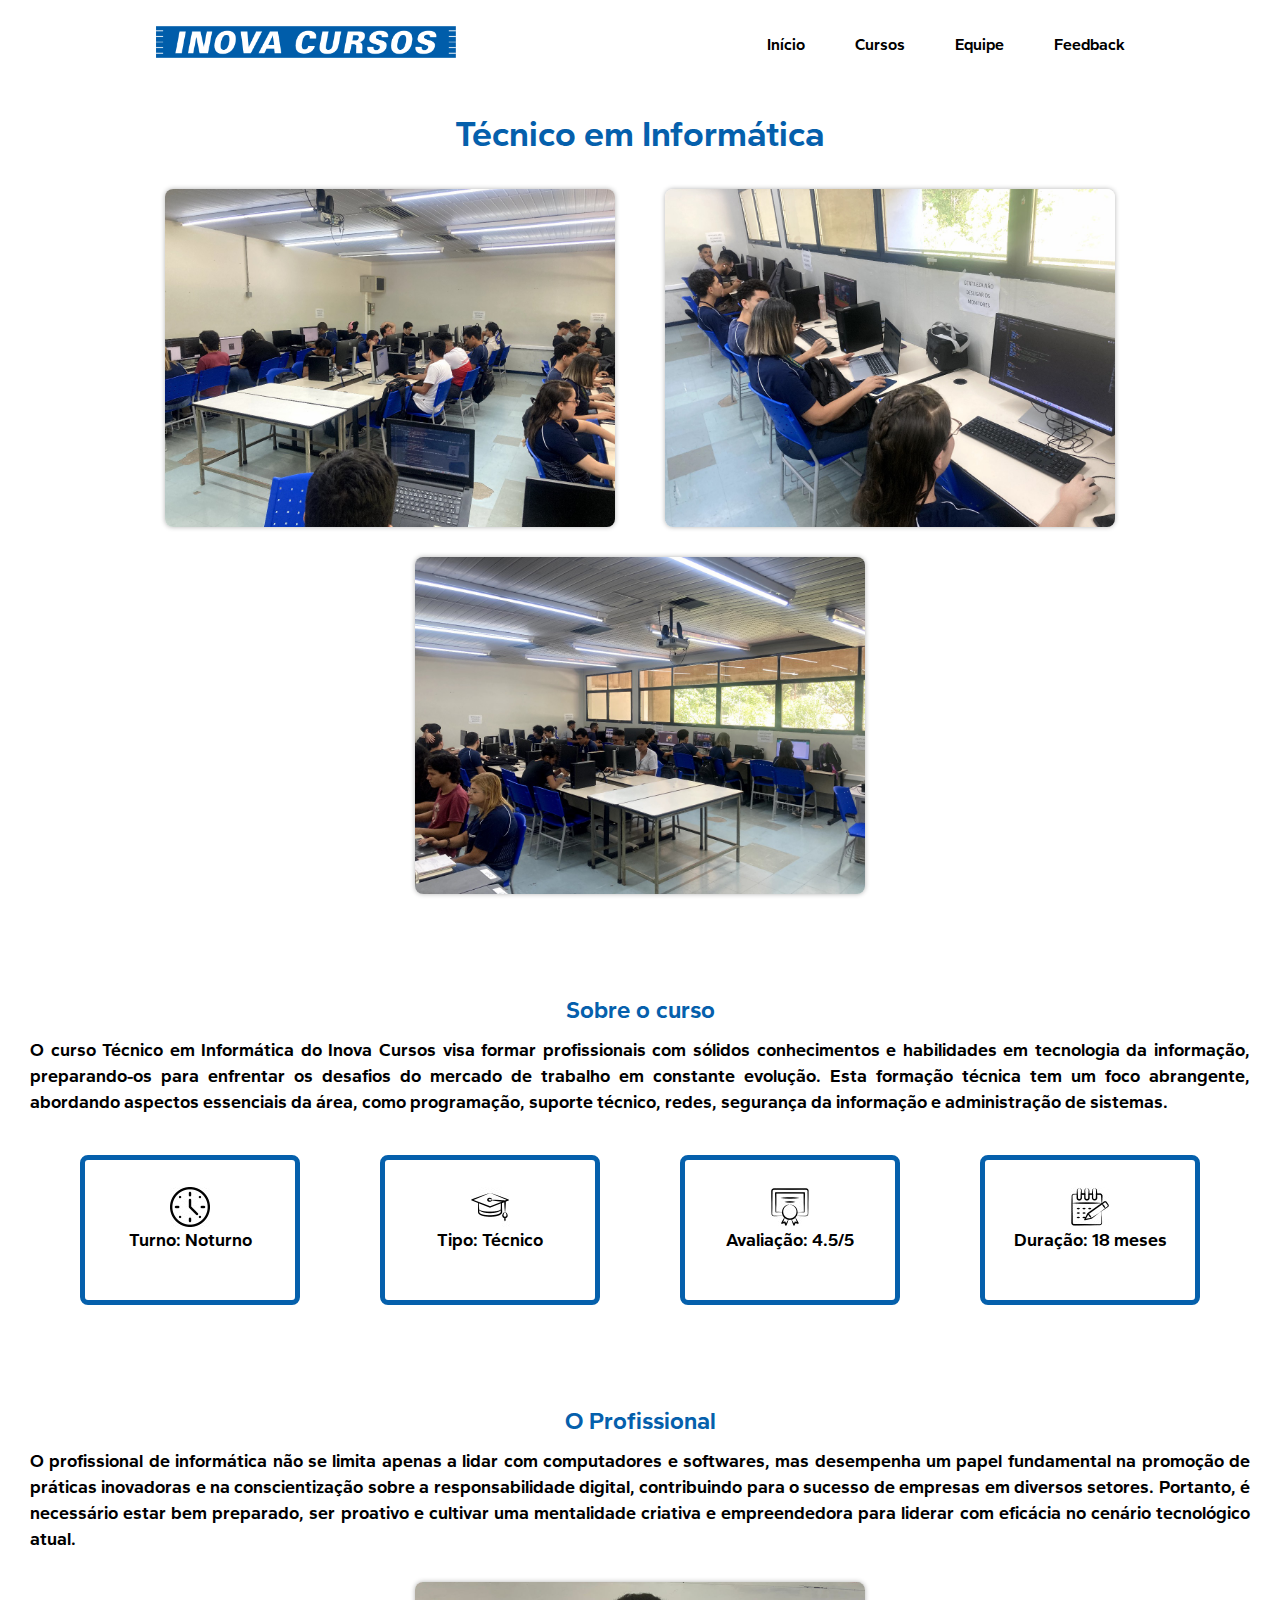
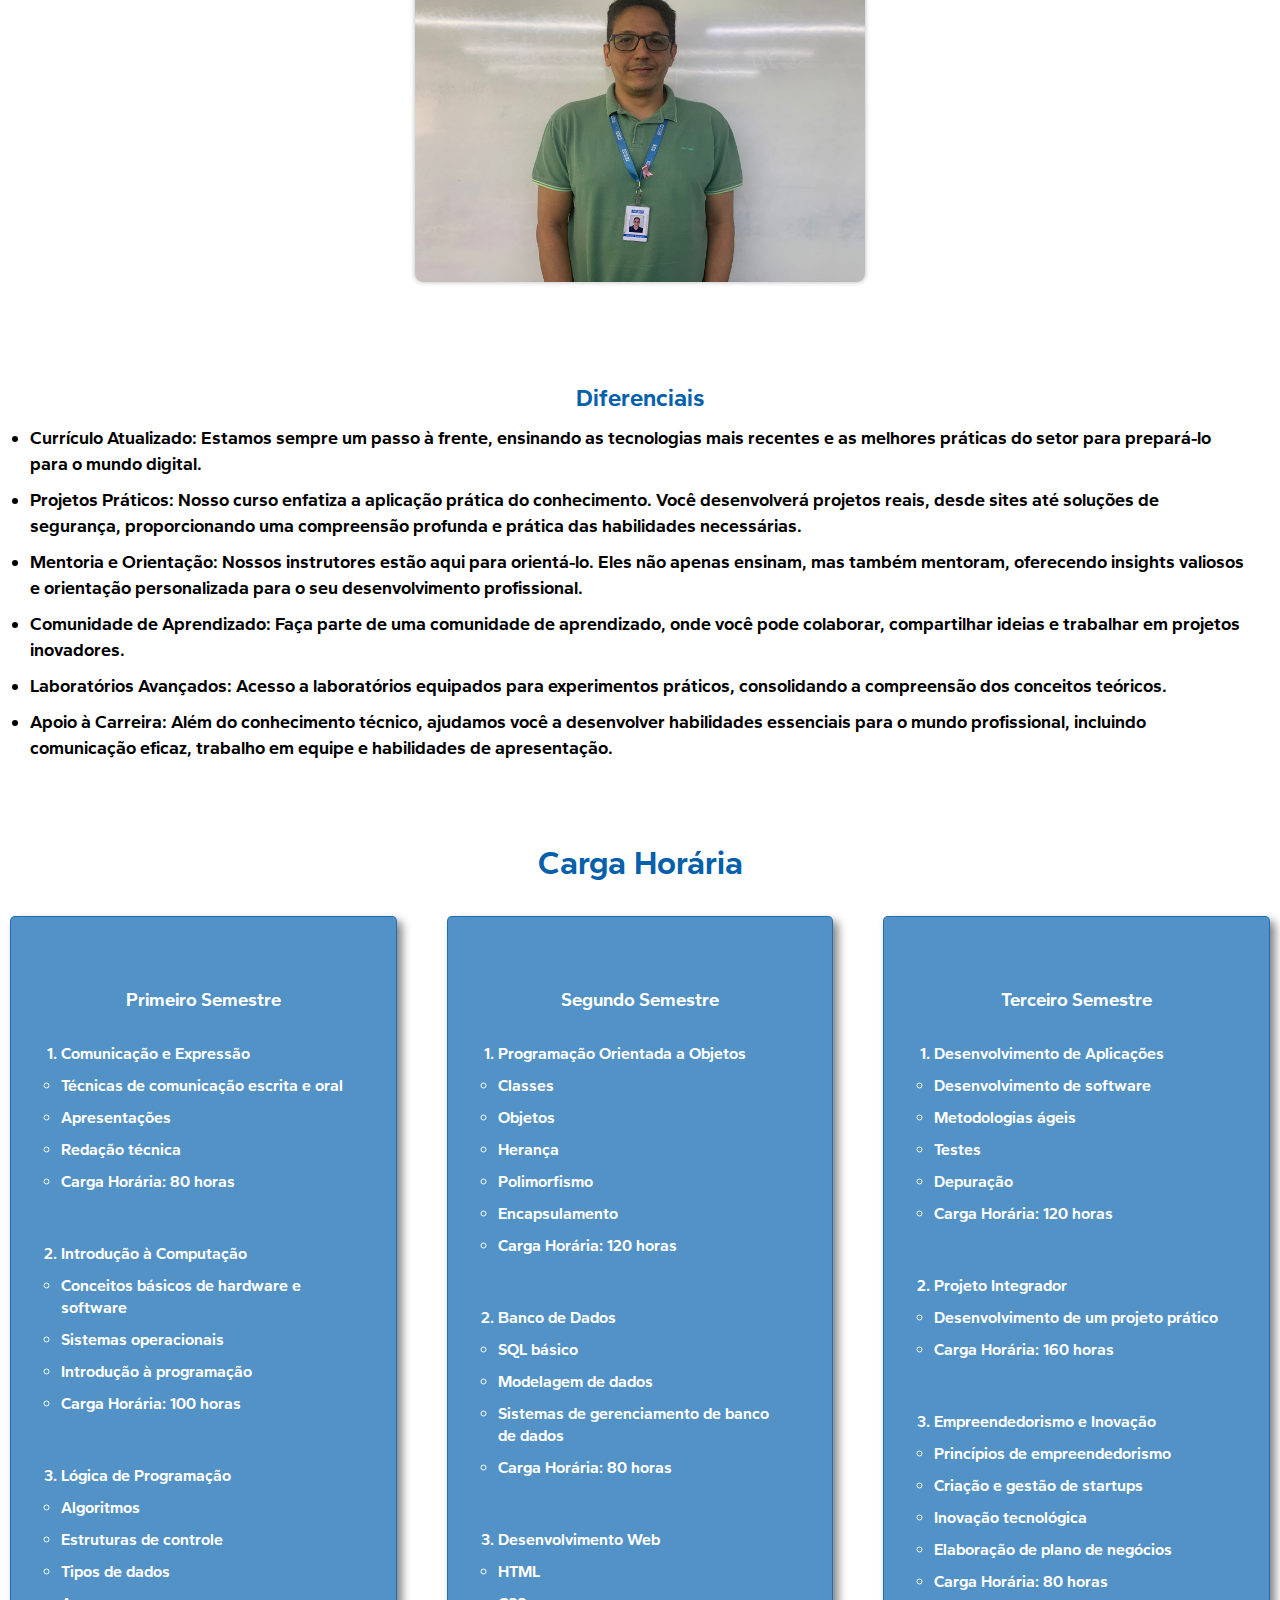
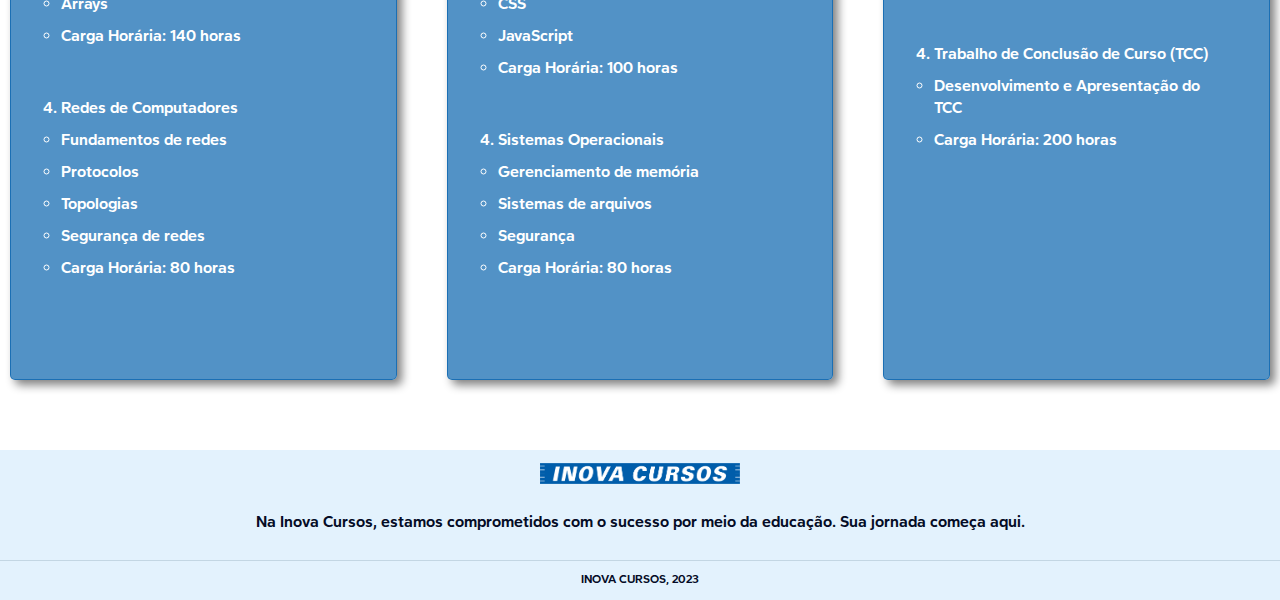
<file: tec-informatica.html>
<!DOCTYPE html>
<html lang="pt-br">
<head>
    <meta charset="UTF-8">
    <meta name="viewport" content="width=device-width, initial-scale=1.0">
    <title>Curso Técnico em Informática</title>
    <link rel="stylesheet" href="style-cursos.css">
    <link rel="Icon" href="img/icone.ico">
</head>
<body>
    <header>
        <div class="logo">
            <a href="index.html"><img src="img/logo-inova.png" alt=""></a>
        </div>
        <div class="menu">
            <p><a href="index.html">Início</a></p>
            <p><a href="index.html#cursos">Cursos</a></p>
            <p><a href="equipe.html">Equipe</a></p>
            <p><a href="#Feedback">Feedback</a></p>
        </div>
    </header>


    <section id="tec-eletrica" class="curso">
        <h2>Técnico em Informática</h2>

        <section class="galeria">
            <img src="img/informatica1.jpg" alt="">
            <img src="img/informatica2.jpg" alt="">
            <img src="img/informatica3.jpg" alt="">
        </section>

        <h3>Sobre o curso</h3>
        <p class="configuracao">
            O curso Técnico em Informática do Inova Cursos visa formar profissionais com sólidos conhecimentos e habilidades em tecnologia da informação, preparando-os para enfrentar os desafios do mercado de trabalho em constante evolução. Esta formação técnica tem um foco abrangente, abordando aspectos essenciais da área, como programação, suporte técnico, redes, segurança da informação e administração de sistemas.
        </p>

        <section class="card-info">
            <div class="icone">
                <img src="img/relogio.jpeg" alt="Ícone de Turno">
                <p>Turno: Noturno</p>
            </div>
            <div class="icone">
                <img src="img/capelo.jpeg" alt="Ícone de Tipo de Curso">
                <p>Tipo: Técnico</p>
            </div>
            <div class="icone">
                <img src="img/certificado.jpeg" alt="Ícone de Avaliação">
                <p>Avaliação: 4.5/5</p>
            </div>
            <div class="icone">
                <img src="img/calendario.jpeg" alt="Ícone de Duração">
                <p>Duração: 18 meses</p>
            </div>
        </section>
        

        <h3>O Profissional</h3>

        <p class="configuracao">
            O profissional de informática não se limita apenas a lidar com computadores e softwares, mas desempenha um papel fundamental na promoção de práticas inovadoras e na conscientização sobre a responsabilidade digital, contribuindo para o sucesso de empresas em diversos setores. Portanto, é necessário estar bem preparado, ser proativo e cultivar uma mentalidade criativa e empreendedora para liderar com eficácia no cenário tecnológico atual.
        </p>

        <div class="profissional">
            <img src="img/profissional-informatica.jpg" alt="">
        </div>

        <h3>Diferenciais</h3>
        <div class="configuracao diferenciais">
            <li>Currículo Atualizado: Estamos sempre um passo à frente, ensinando as tecnologias mais recentes e as melhores práticas do setor para prepará-lo para o mundo digital.</li>
            <li>Projetos Práticos: Nosso curso enfatiza a aplicação prática do conhecimento. Você desenvolverá projetos reais, desde sites até soluções de segurança, proporcionando uma compreensão profunda e prática das habilidades necessárias.</li>
            <li>Mentoria e Orientação: Nossos instrutores estão aqui para orientá-lo. Eles não apenas ensinam, mas também mentoram, oferecendo insights valiosos e orientação personalizada para o seu desenvolvimento profissional.</li>
            <li>Comunidade de Aprendizado: Faça parte de uma comunidade de aprendizado, onde você pode colaborar, compartilhar ideias e trabalhar em projetos inovadores.</li>
            <li>Laboratórios Avançados: Acesso a laboratórios equipados para experimentos práticos, consolidando a compreensão dos conceitos teóricos.</li>
            <li>Apoio à Carreira: Além do conhecimento técnico, ajudamos você a desenvolver habilidades essenciais para o mundo profissional, incluindo comunicação eficaz, trabalho em equipe e habilidades de apresentação.</li>
        </div>
    </section>

    <h2 class="ch">Carga Horária</h2>
    <section class="carga-horaria">
        <section class="container-semestre1">
            <h3>Primeiro Semestre</h3>
            <ul>
                <li>Comunicação e Expressão
                    <ul>
                        <li>Técnicas de comunicação escrita e oral</li>
                        <li>Apresentações</li>
                        <li>Redação técnica</li>
                        <li>Carga Horária: 80 horas</li>
                    </ul>
                </li>
                <li>Introdução à Computação
                    <ul>
                        <li>Conceitos básicos de hardware e software</li>
                        <li>Sistemas operacionais</li>
                        <li>Introdução à programação</li>
                        <li>Carga Horária: 100 horas</li>
                    </ul>
                </li>
                <li>Lógica de Programação
                    <ul>
                        <li>Algoritmos</li>
                        <li>Estruturas de controle</li>
                        <li>Tipos de dados</li>
                        <li>Arrays</li>
                        <li>Carga Horária: 140 horas</li>
                    </ul>
                </li>

                <li>Redes de Computadores
                    <ul>
                        <li>Fundamentos de redes</li>
                        <li>Protocolos</li>
                        <li>Topologias</li>
                        <li>Segurança de redes</li>
                        <li>Carga Horária: 80 horas</li>
                    </ul>
                </li>
            </ul>
        </section>
    
        <section class="container-semestre2">
            <h3>Segundo Semestre</h3>
            <ul>
                <li>Programação Orientada a Objetos
                    <ul>
                        <li>Classes</li>
                        <li>Objetos</li>
                        <li>Herança</li>
                        <li>Polimorfismo</li>
                        <li>Encapsulamento</li>
                        <li>Carga Horária: 120 horas</li>
                    </ul>
                </li>
                <li>Banco de Dados
                    <ul>
                        <li>SQL básico</li>
                        <li>Modelagem de dados</li>
                        <li>Sistemas de gerenciamento de banco de dados</li>
                        <li>Carga Horária: 80 horas</li>
                    </ul>
                </li>
                <li>Desenvolvimento Web
                    <ul>
                        <li>HTML</li>
                        <li>CSS</li>
                        <li>JavaScript</li>
                        <li>Carga Horária: 100 horas</li>
                    </ul>
                </li>
                <li>Sistemas Operacionais
                    <ul>
                        <li>Gerenciamento de memória</li>
                        <li>Sistemas de arquivos</li>
                        <li>Segurança</li>
                        <li>Carga Horária: 80 horas</li>
                    </ul>
                </li>
            </ul>
        </section>
    
        <section class="container-semestre3">
            <h3>Terceiro Semestre</h3>
            <ul>
                <li>Desenvolvimento de Aplicações
                    <ul>
                        <li>Desenvolvimento de software</li>
                        <li>Metodologias ágeis</li>
                        <li>Testes</li>
                        <li>Depuração</li>
                        <li>Carga Horária: 120 horas</li>
                    </ul>
                </li>
                <li>Projeto Integrador
                    <ul>
                        <li>Desenvolvimento de um projeto prático</li>
                        <li>Carga Horária: 160 horas</li>
                    </ul>
                </li>
                <li>Empreendedorismo e Inovação
                    <ul>
                        <li>Princípios de empreendedorismo</li>
                        <li>Criação e gestão de startups</li>
                        <li>Inovação tecnológica</li>
                        <li>Elaboração de plano de negócios</li>
                        <li>Carga Horária: 80 horas</li>
                    </ul>
                </li>
                <li>Trabalho de Conclusão de Curso (TCC)
                    <ul>
                        <li>Desenvolvimento e Apresentação do TCC</li>
                        <li>Carga Horária: 200 horas</li>
                    </ul>
                </li>
            </ul>
        </section>
    </section>

    <footer>
        <img src="img/logo-inova.png" alt="">   
        <p>Na Inova Cursos, estamos comprometidos com o sucesso por meio da educação. Sua jornada começa aqui.</p>  
        <p class="rodape">INOVA CURSOS, 2023</p>   
   </footer>

</body>
</html>
</file>
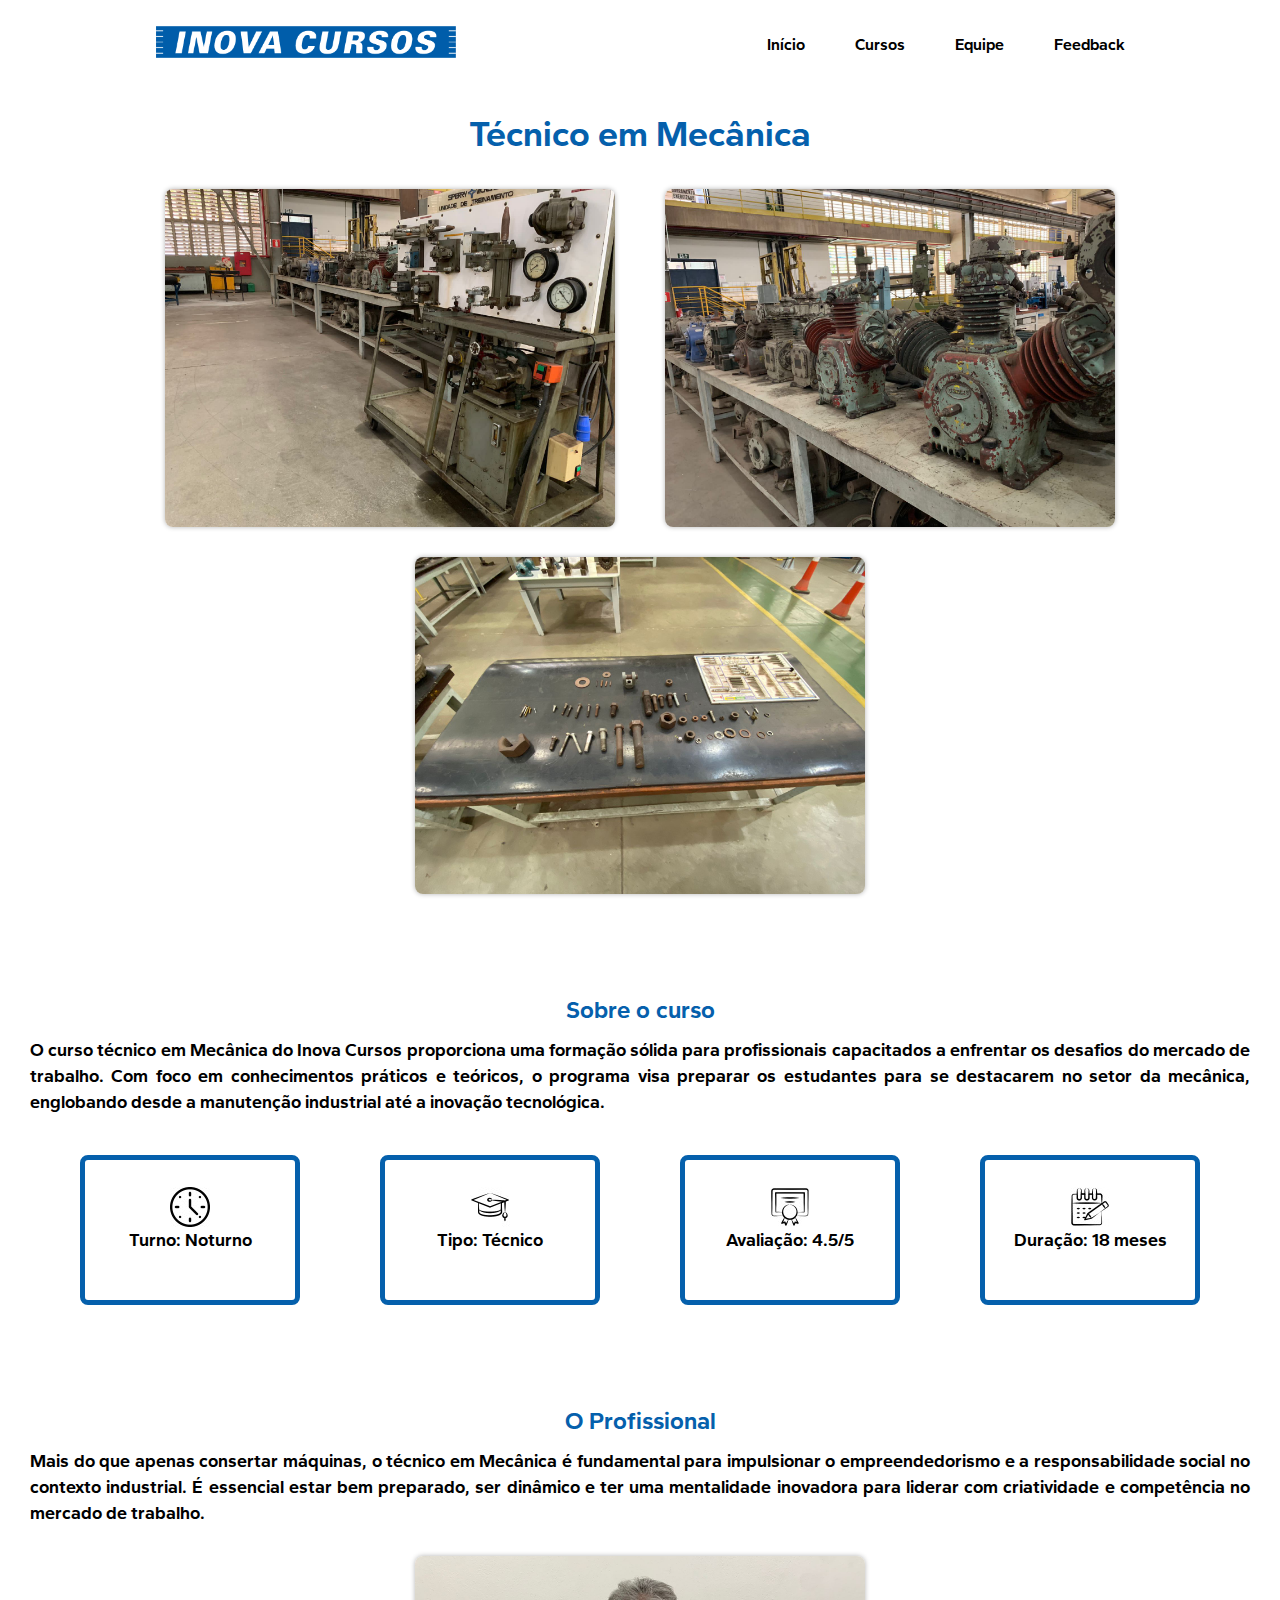
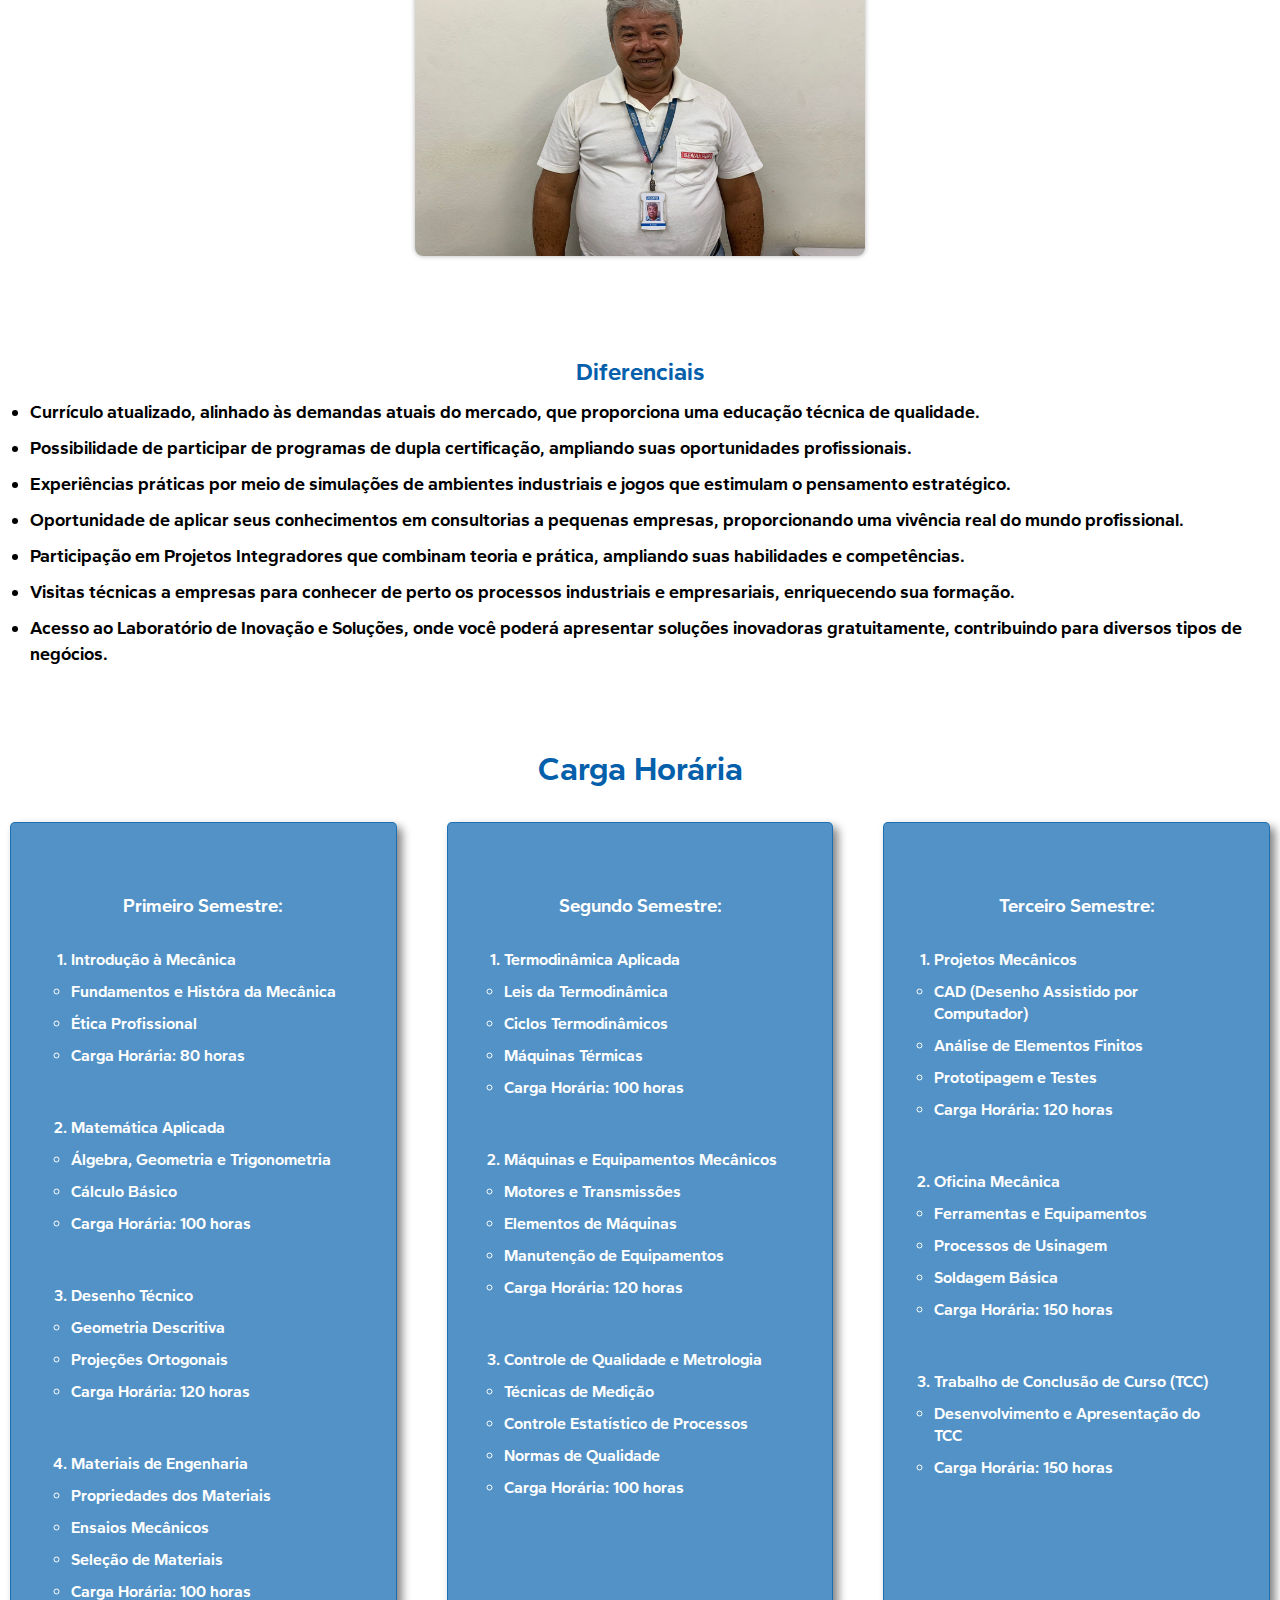
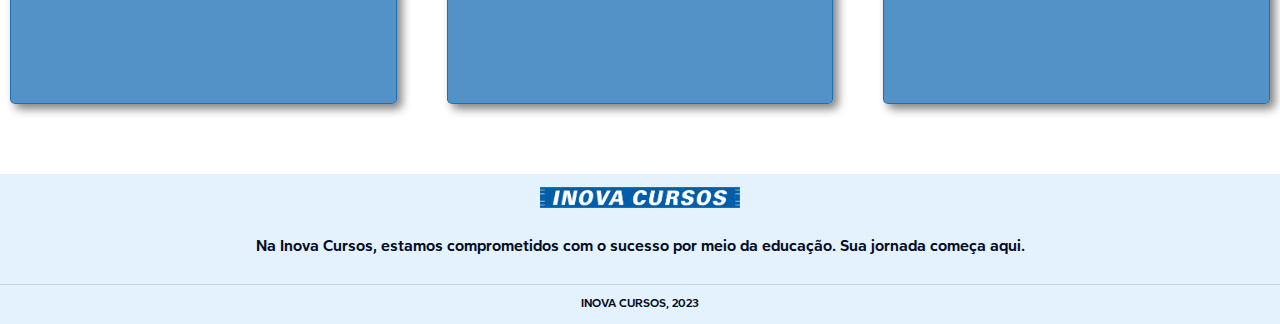
<file: tec-mecanica.html>
<!DOCTYPE html>
<html lang="pt-br">
<head>
    <meta charset="UTF-8">
    <meta name="viewport" content="width=device-width, initial-scale=1.0">
    <title>Curso Técnico em Mecânica</title>
    <link rel="stylesheet" href="style-cursos.css">
    <link rel="Icon" href="img/icone.ico">
</head>

<body>
    <header>
        <div class="logo">
            <a href="index.html"><img src="img/logo-inova.png" alt=""></a>
        </div>
        <div class="menu">
            <p><a href="index.html">Início</a></p>
            <p><a href="index.html#cursos">Cursos</a></p>
            <p><a href="equipe.html">Equipe</a></p>
            <p><a href="#Feedback">Feedback</a></p>
        </div>
    </header>


    <section id="tec-mecanica" class="curso">
        <h2>Técnico em Mecânica</h2>

        <section class="galeria">
            <img src="img/mecanica1.jpg" alt="">
            <img src="img/mecanica2.jpg" alt="">
            <img src="img/mecanica3.jpg" alt="">
        </section>

        <h3>Sobre o curso</h3>
        <p class="configuracao">
            O curso técnico em Mecânica do Inova Cursos proporciona uma formação sólida para profissionais capacitados a enfrentar os desafios do mercado de trabalho. Com foco em conhecimentos práticos e teóricos, o programa visa preparar os estudantes para se destacarem no setor da mecânica, englobando desde a manutenção industrial até a inovação tecnológica.
        </p>

        <section class="card-info">
            <div class="icone">
                <img src="img/relogio.jpeg" alt="Ícone de Turno">
                <p>Turno: Noturno</p>
            </div>
            <div class="icone">
                <img src="img/capelo.jpeg" alt="Ícone de Tipo de Curso">
                <p>Tipo: Técnico</p>
            </div>
            <div class="icone">
                <img src="img/certificado.jpeg" alt="Ícone de Avaliação">
                <p>Avaliação: 4.5/5</p>
            </div>
            <div class="icone">
                <img src="img/calendario.jpeg" alt="Ícone de Duração">
                <p>Duração: 18 meses</p>
            </div>
        </section>

        <h3>O Profissional</h3>
        <p class="configuracao">
            Mais do que apenas consertar máquinas, o técnico em Mecânica é fundamental para impulsionar o empreendedorismo e a responsabilidade social no contexto industrial. É essencial estar bem preparado, ser dinâmico e ter uma mentalidade inovadora para liderar com criatividade e competência no mercado de trabalho.
        </p>

        <div class="profissional">
            <img src="img/profissional-mecanica.jpg" alt="">
        </div>

        <h3>Diferenciais</h3>
        <div class="configuracao diferenciais">
            <li>Currículo atualizado, alinhado às demandas atuais do mercado, que proporciona uma educação técnica de qualidade.</li>
            <li>Possibilidade de participar de programas de dupla certificação, ampliando suas oportunidades profissionais.</li>
            <li>Experiências práticas por meio de simulações de ambientes industriais e jogos que estimulam o pensamento estratégico.</li>
            <li>Oportunidade de aplicar seus conhecimentos em consultorias a pequenas empresas, proporcionando uma vivência real do mundo profissional.</li>
            <li>Participação em Projetos Integradores que combinam teoria e prática, ampliando suas habilidades e competências.</li>
            <li>Visitas técnicas a empresas para conhecer de perto os processos industriais e empresariais, enriquecendo sua formação.</li>
            <li>Acesso ao Laboratório de Inovação e Soluções, onde você poderá apresentar soluções inovadoras gratuitamente, contribuindo para diversos tipos de negócios.</li>
        </div>
    </section>

    <h2 class="ch">Carga Horária</h2>
    <section class="carga-horaria">
        <section class="container-semestre1">
            <h3>Primeiro Semestre:</h3>
            <ul>
                <li>Introdução à Mecânica
                    <ul>
                        <li>Fundamentos e Históra da Mecânica</li>
                        <li>Ética Profissional</li>
                        <li>Carga Horária: 80 horas</li>
                    </ul>
                </li>
                <li>Matemática Aplicada
                    <ul>
                        <li>Álgebra, Geometria e Trigonometria</li>
                        <li>Cálculo Básico</li>
                        <li>Carga Horária: 100 horas</li>
                    </ul>
                </li>
                <li>Desenho Técnico
                    <ul>
                        <li>Geometria Descritiva</li>
                        <li>Projeções Ortogonais</li>
                        <li>Carga Horária: 120 horas</li>
                    </ul>
                </li>
                <li>Materiais de Engenharia
                    <ul>
                        <li>Propriedades dos Materiais</li>
                        <li>Ensaios Mecânicos</li>
                        <li>Seleção de Materiais</li>
                        <li>Carga Horária: 100 horas</li>
                    </ul>
                </li>
            </ul>
        </section>
    
        <section class="container-semestre2">
            <h3>Segundo Semestre:</h3>
            <ul>
                <li>Termodinâmica Aplicada
                    <ul>
                        <li>Leis da Termodinâmica</li>
                        <li>Ciclos Termodinâmicos</li>
                        <li>Máquinas Térmicas</li>
                        <li>Carga Horária: 100 horas</li>
                    </ul>
                </li>
                <li>Máquinas e Equipamentos Mecânicos
                    <ul>
                        <li>Motores e Transmissões</li>
                        <li>Elementos de Máquinas</li>
                        <li>Manutenção de Equipamentos</li>
                        <li>Carga Horária: 120 horas</li>
                    </ul>
                </li>
                <li>Controle de Qualidade e Metrologia
                    <ul>
                        <li>Técnicas de Medição</li>
                        <li>Controle Estatístico de Processos</li>
                        <li>Normas de Qualidade</li>
                        <li>Carga Horária: 100 horas</li>
                    </ul>
                </li>
            </ul>
        </section>
    
        <section class="container-semestre3">
            <h3>Terceiro Semestre:</h3>
            <ul>
                <li>Projetos Mecânicos
                    <ul>
                        <li>CAD (Desenho Assistido por Computador)</li>
                        <li>Análise de Elementos Finitos</li>
                        <li>Prototipagem e Testes</li>
                        <li>Carga Horária: 120 horas</li>
                    </ul>
                </li>

                <li>Oficina Mecânica
                    <ul>
                        <li>Ferramentas e Equipamentos</li>
                        <li>Processos de Usinagem</li>
                        <li>Soldagem Básica</li>
                        <li>Carga Horária: 150 horas</li>
                    </ul>
                </li>

                <li>Trabalho de Conclusão de Curso (TCC)
                    <ul>
                        <li>Desenvolvimento e Apresentação do TCC</li>
                        <li>Carga Horária: 150 horas</li>
                    </ul>
                </li>
            </ul>
        </section>
    </section>

    <footer>
        <img src="img/logo-inova.png" alt="">   
        <p>Na Inova Cursos, estamos comprometidos com o sucesso por meio da educação. Sua jornada começa aqui.</p>  
        <p class="rodape">INOVA CURSOS, 2023</p>   
   </footer>

</body>
</html>
</file>
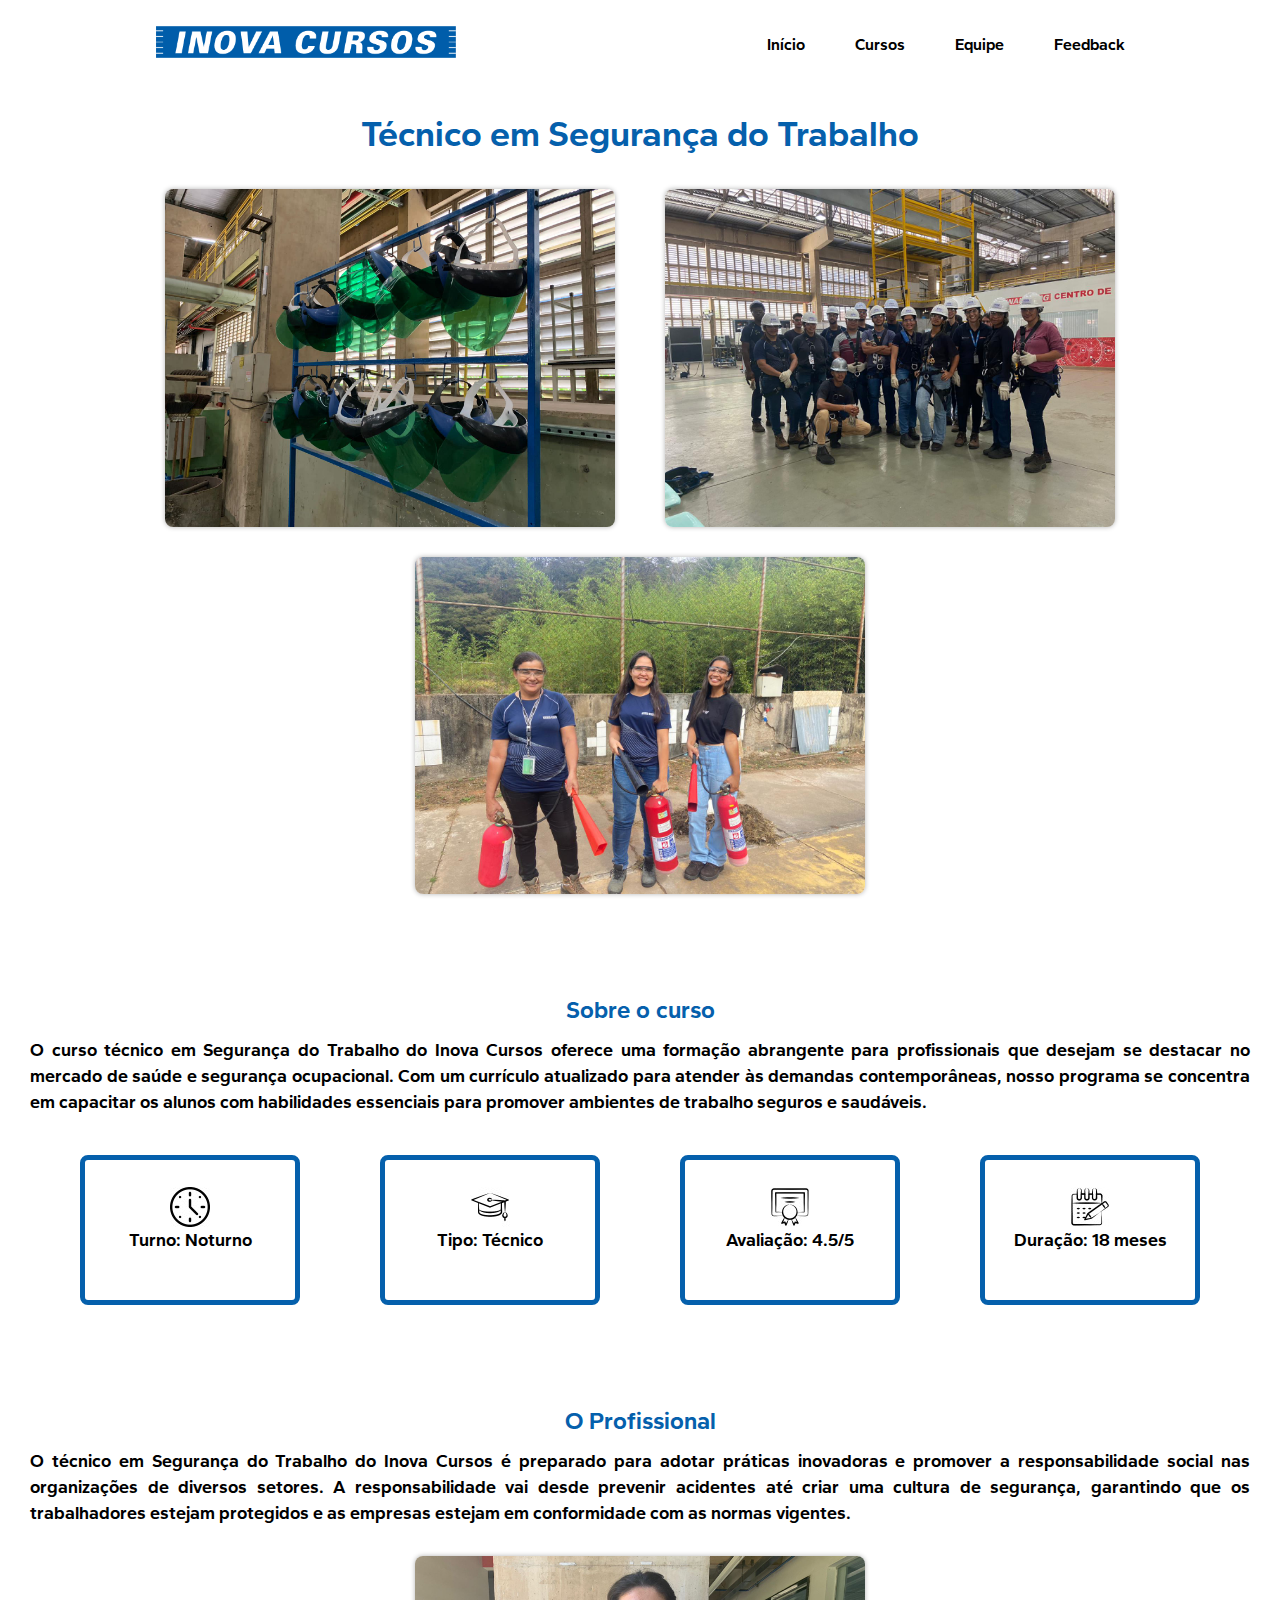
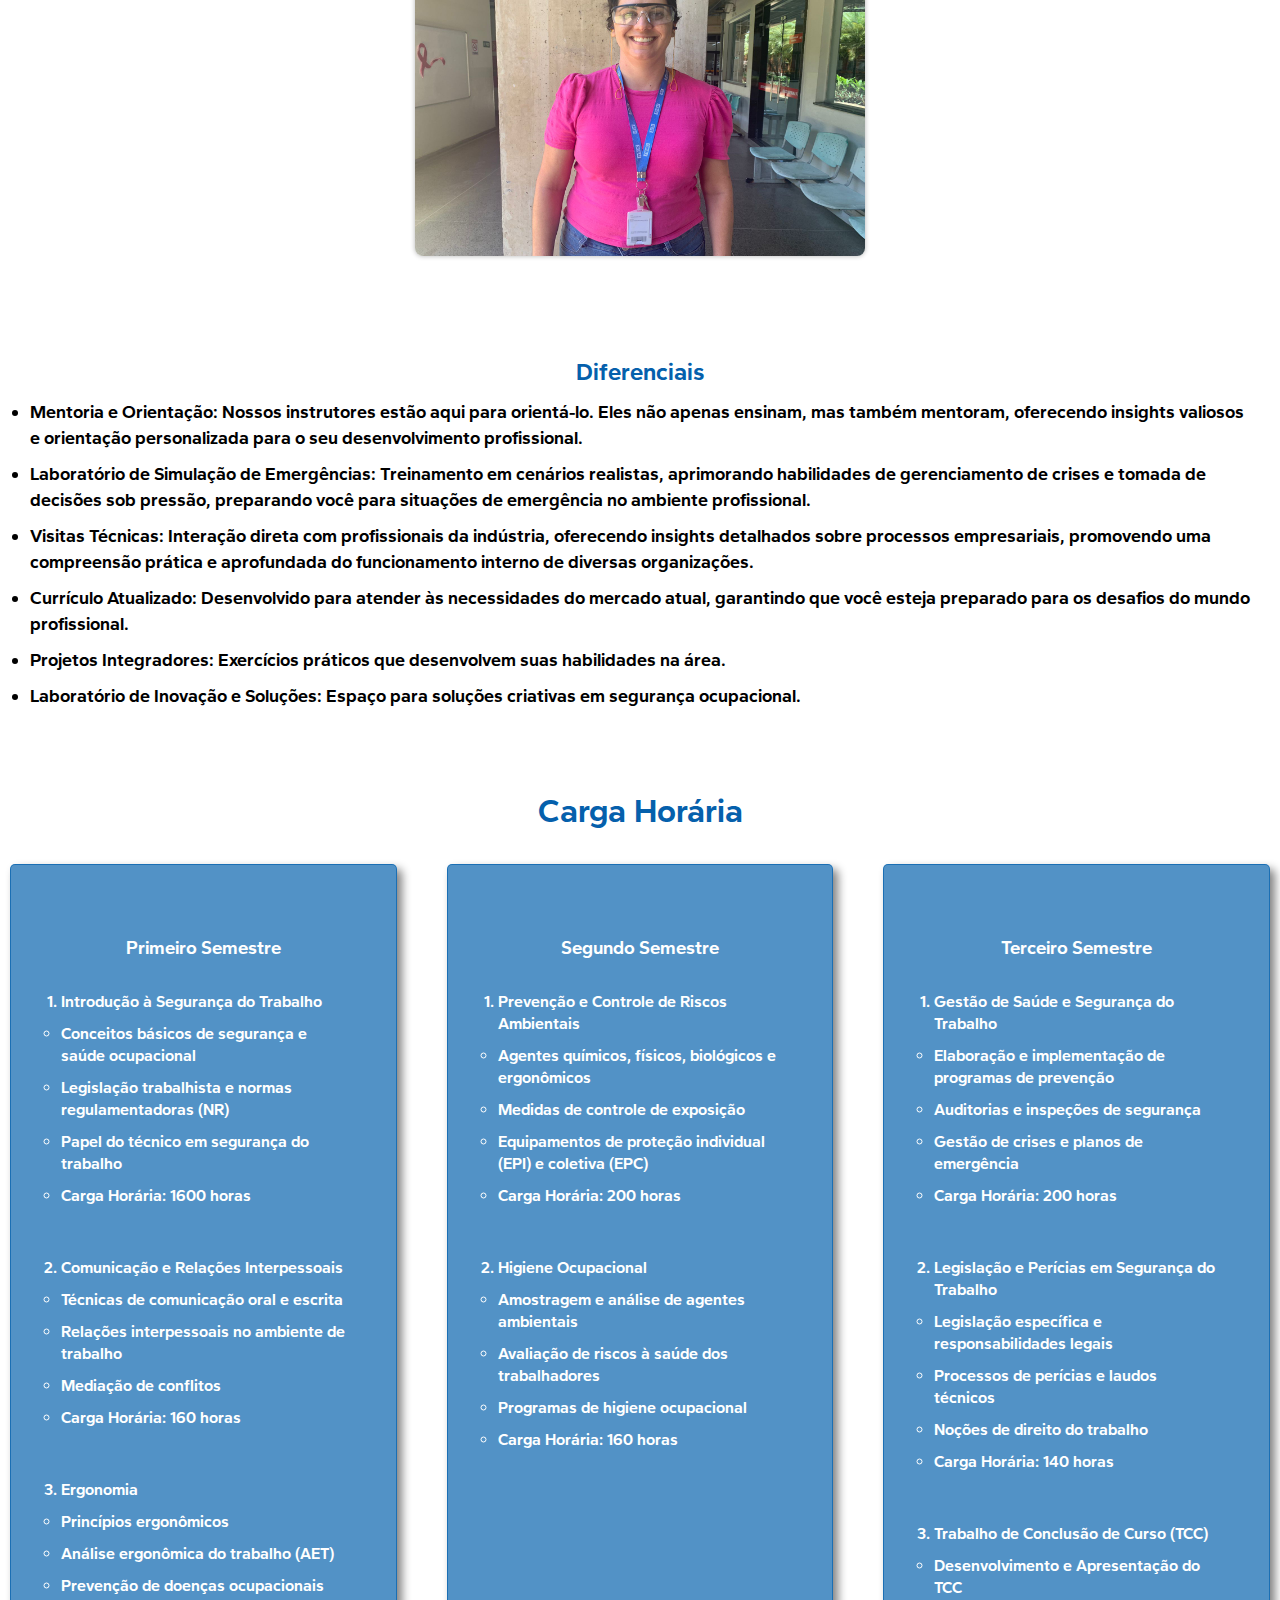
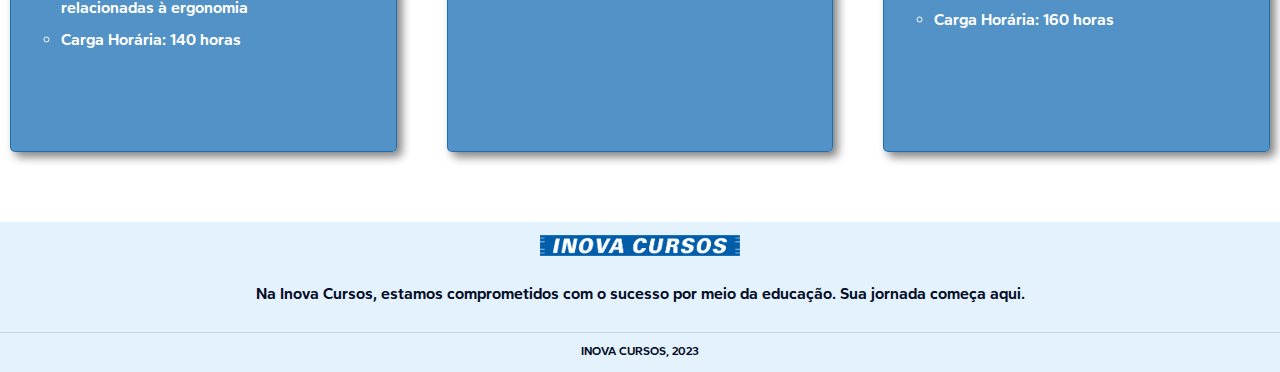
<file: tec-seguranca.html>
<!DOCTYPE html>
<html lang="pt-br">
<head>
    <meta charset="UTF-8">
    <meta name="viewport" content="width=device-width, initial-scale=1.0">
    <title>Curso Técnico em Segurança do Trabalho</title>
    <link rel="stylesheet" href="style-cursos.css">
    <link rel="Icon" href="img/icone.ico">
</head>
<body>
    <header>
        <div class="logo">
            <a href="index.html"><img src="img/logo-inova.png" alt=""></a>
        </div>
        <div class="menu">
            <p><a href="index.html">Início</a></p>
            <p><a href="index.html#cursos">Cursos</a></p>
            <p><a href="equipe.html">Equipe</a></p>
            <p><a href="#Feedback">Feedback</a></p>
        </div>
    </header>


    <section id="tec-eletrica" class="curso">
        <h2>Técnico em Segurança do Trabalho</h2>

        <section class="galeria">
            <img src="img/seguranca1.jpg" alt="">
            <img src="img/seguranca2.jpg" alt="">
            <img src="img/seguranca3.jpg" alt="">
        </section>

        <h3>Sobre o curso</h3>
        <p class="configuracao">
            O curso técnico em Segurança do Trabalho do Inova Cursos oferece uma formação abrangente para profissionais que desejam se destacar no mercado de saúde e segurança ocupacional. Com um currículo atualizado para atender às demandas contemporâneas, nosso programa se concentra em capacitar os alunos com habilidades essenciais para promover ambientes de trabalho seguros e saudáveis.
        </p>

        <section class="card-info">
            <div class="icone">
                <img src="img/relogio.jpeg" alt="Ícone de Turno">
                <p>Turno: Noturno</p>
            </div>
            <div class="icone">
                <img src="img/capelo.jpeg" alt="Ícone de Tipo de Curso">
                <p>Tipo: Técnico</p>
            </div>
            <div class="icone">
                <img src="img/certificado.jpeg" alt="Ícone de Avaliação">
                <p>Avaliação: 4.5/5</p>
            </div>
            <div class="icone">
                <img src="img/calendario.jpeg" alt="Ícone de Duração">
                <p>Duração: 18 meses</p>
            </div>
        </section>
        

        <h3>O Profissional</h3>

        <p class="configuracao">
            O técnico em Segurança do Trabalho do Inova Cursos é preparado para adotar práticas inovadoras e promover a responsabilidade social nas organizações de diversos setores. A responsabilidade vai desde prevenir acidentes até criar uma cultura de segurança, garantindo que os trabalhadores estejam protegidos e as empresas estejam em conformidade com as normas vigentes.
        </p>

        <div class="profissional">
            <img src="img/profissional-seguranca.jpg" alt="">
        </div>

        <h3>Diferenciais</h3>
        <div class="configuracao diferenciais" >
            <li>Mentoria e Orientação: Nossos instrutores estão aqui para orientá-lo. Eles não apenas ensinam, mas também mentoram, oferecendo insights valiosos e orientação personalizada para o seu desenvolvimento profissional.</li>
            <li>Laboratório de Simulação de Emergências: Treinamento em cenários realistas, aprimorando habilidades de gerenciamento de crises e tomada de decisões sob pressão, preparando você para situações de emergência no ambiente profissional.</li>
            <li>Visitas Técnicas: Interação direta com profissionais da indústria, oferecendo insights detalhados sobre processos empresariais, promovendo uma compreensão prática e aprofundada do funcionamento interno de diversas organizações.</li>
            <li>Currículo Atualizado: Desenvolvido para atender às necessidades do mercado atual, garantindo que você esteja preparado para os desafios do mundo profissional.</li>
            <li>Projetos Integradores: Exercícios práticos que desenvolvem suas habilidades na área.</li>
            <li>Laboratório de Inovação e Soluções: Espaço para soluções criativas em segurança ocupacional.</li>
        </div>
    </section>

    <h2 class="ch">Carga Horária</h2>
    <section class="carga-horaria">
        <section class="container-semestre1">
            <h3>Primeiro Semestre</h3>
            <ul>
                <li>Introdução à Segurança do Trabalho
                    <ul>
                        <li>Conceitos básicos de segurança e saúde ocupacional</li>
                        <li>Legislação trabalhista e normas regulamentadoras (NR)</li>
                        <li>Papel do técnico em segurança do trabalho</li>
                        <li>Carga Horária: 1600 horas</li>
                    </ul>
                </li>
                <li>Comunicação e Relações Interpessoais
                    <ul>
                        <li>Técnicas de comunicação oral e escrita</li>
                        <li>Relações interpessoais no ambiente de trabalho</li>
                        <li>Mediação de conflitos</li>
                        <li>Carga Horária: 160 horas</li>
                    </ul>
                </li>
                <li>Ergonomia
                    <ul>
                        <li>Princípios ergonômicos</li>
                        <li>Análise ergonômica do trabalho (AET)</li>
                        <li>Prevenção de doenças ocupacionais relacionadas à ergonomia</li>
                        <li>Carga Horária: 140 horas</li>
                    </ul>
                </li>
            </ul>
        </section>
    
        <section class="container-semestre2">
            <h3>Segundo Semestre</h3>
            <ul>
                <li>Prevenção e Controle de Riscos Ambientais
                    <ul>
                        <li>Agentes químicos, físicos, biológicos e ergonômicos</li>
                        <li>Medidas de controle de exposição</li>
                        <li>Equipamentos de proteção individual (EPI) e coletiva (EPC)</li>
                        <li>Carga Horária: 200 horas</li>
                    </ul>
                </li>
                <li>Higiene Ocupacional
                    <ul>
                        <li>Amostragem e análise de agentes ambientais</li>
                        <li>Avaliação de riscos à saúde dos trabalhadores</li>
                        <li>Programas de higiene ocupacional</li>
                        <li>Carga Horária: 160 horas</li>
                    </ul>
                </li>
            </ul>
        </section>
    
        <section class="container-semestre3">
            <h3>Terceiro Semestre</h3>
            <ul>
                <li>Gestão de Saúde e Segurança do Trabalho
                    <ul>
                        <li>Elaboração e implementação de programas de prevenção</li>
                        <li>Auditorias e inspeções de segurança</li>
                        <li>Gestão de crises e planos de emergência</li>
                        <li>Carga Horária: 200 horas</li>
                    </ul>
                </li>
                <li>Legislação e Perícias em Segurança do Trabalho
                    <ul>
                        <li>Legislação específica e responsabilidades legais</li>
                        <li>Processos de perícias e laudos técnicos</li>
                        <li>Noções de direito do trabalho</li>
                        <li>Carga Horária: 140 horas</li>
                    </ul>
                </li>
                <li>Trabalho de Conclusão de Curso (TCC)
                    <ul>
                        <li>Desenvolvimento e Apresentação do TCC</li>
                        <li>Carga Horária: 160 horas</li>
                    </ul>
                </li>
            </ul>
        </section>
    </section>

    <footer>
        <img src="img/logo-inova.png" alt="">   
        <p>Na Inova Cursos, estamos comprometidos com o sucesso por meio da educação. Sua jornada começa aqui.</p>  
        <p class="rodape">INOVA CURSOS, 2023</p>   
   </footer>

</body>
</html>
</file>
<file: style.css>
* {
    margin: 0;
    padding: 0;
}

/* IMPORTANDO FONTE */
@font-face {
    font-family: 'cedora-bold';
    src: url(fonts/Cedora-BoldStd.otf);
}

/* CABEÇALHO */
header {
    display: flex;
    flex-wrap: wrap;
    align-items: center;
    justify-content: space-around;
    height: 90px;
    background-color: white;
    z-index: 1;
    position: fixed;
    top: 0;
    left: 0;
    right: 0;
}



/* LOGO */
header img { 
    width: 300px;
}

/* MENU - BLOCO */
header .menu {
    display: flex;
    gap: 50px;
}

/* MENU */
header .menu p {
    font-family: 'cedora-bold';
}

/* LINK MENU */
header .menu p a {
    text-decoration: none;
    color: black;
}

/* LINK MENU */
header .menu p a:hover {
    border-bottom: 2px solid #0560AC;
    padding-bottom: 5px;
}

/* -------------------------- */

/* HEADER MOBILE */
@media (max-width: 480px) {
    header{
      display: flex;
      flex-direction: column;      
      background-color: white;
    }
}

/* LOGO MOBILE */
@media (max-width: 480px) {
    header img{
      width: 290px;
    }
}

/* MENU MOBILE */
@media (max-width: 480px) {
    header .menu {
      font-size: 12px;
      display: flex;
      gap: 30px;
    }
}

.banner img{
    width: 320px;
}


/* -------------------------- */


/* MENU TABLET */
@media (max-width: 780px) {
    header .menu {
      font-size: 15px;
      display: flex;
    }
}

/* LOGO - TABLET */
@media (max-width: 780px) {
    header .logo img {
      width: 300px;
    }
}

/* -------------------------- */
@import url('https://fonts.googleapis.com/css2?family=Lilita+One&family=Roboto:wght@900&display=swap');

.margem{
    height: 150px;
}

/* BANNER */
.banner{
    font-family: 'Lilita One', sans-serif;
    width: 80%;
    display: flex;
    align-items: center;
    justify-content: space-around;
    margin: 0 auto;

}

/* TITULOS */
.banner .titulo{ 
    width: 35%; 
    
}

/* TITULOS - H1 */
.banner .titulo h1{
    color: #050C26;
    font-size: 60px;
    line-height: 1;
    font-weight: 900;
}

/* TITULOS - H1 (SPAN)*/
.banner .titulo h1 span{
    color: #0560AC;
}

/* PARAGRAFO */
.banner .titulo p{
    color: gray;
    padding-top: 20px;
    font-size: 17px;
}

/* PARAGRAFO - SPAN*/
.banner .titulo p span{
    color: #0560AC;
    font-weight: bold;
}

/* BANNER IMAGEM */
.banner .foto{
    color: gray;
    overflow: hidden; /* Cortar o conteúdo excedente */
}


/* IMAGEM */
.banner .foto img{
    width: 600px;    
}


/* -------------------------------------------------- */

/* RESPONSIVO - CELULAR */
@media(max-width: 480px){
    .margem{
        height: 100px;
        border-radius: 0 0 20px 20px;
    }

    .banner{
        width: 100%;
        overflow: hidden; /* Cortar o conteúdo excedente */
        flex-direction: column;
    }

    .banner .titulo{
        width: auto;
    }

    .banner .titulo h1{
        width: auto;
        padding: 20px;
        font-size: 50px;
    }

    .banner .titulo p{
        padding: 20px;
        text-align: left;
    }
}

/* -------------------------------------------------- */


/* INICIO REGRAS CSS REFERENTES À SEGUNDA VERSÃO */
@media (min-width: 481px) and (max-width: 1024px) {

    .banner{
        width: 100%;
        overflow: hidden; /* Cortar o conteúdo excedente */
    }


    .banner .titulo{
        padding: 5px;
    }

    .banner .titulo h1{
        font-size: 30px;      
        overflow: hidden; /* Cortar o conteúdo excedente */
        width: auto;
    }

    .banner .foto{   
        overflow: hidden; /* Cortar o conteúdo excedente */

    }
    
    .banner .foto img{
        width: 300px;
    }
  
}

/* -------------------------------------------------- */

.banner2{
    font-family: 'Lilita One', sans-serif;
    width: 90%;
    margin: 0 auto;
    display: flex;
    padding: 20px;
    background-color: #005DAA;
    border-radius: 20px;
}


.banner2 .blocos{
    display: flex;
    align-items: center;
}

.banner2 .textos{
    color: white;
}

.banner2 .blocos .textos h2{
    padding-left: 10px;
    font-size: 18px;
}


.banner2 .blocos .textos p{
    padding-left: 10px;
    font-size: 14px;
    color: #a6c1d6;
}


/* -------------------------------------------------- */


/* RESPONSIVO - CELULAR */
@media(max-width: 480px){
    .banner2{
        flex-wrap: wrap;
        width: 80%;
        padding: 5px;

    }

    .banner2 .blocos{
        padding: 15px;
        flex-wrap: wrap;
        display: flex;
        align-items: center;
        justify-content: center;
        text-align: center;
    }

}

/* -------------------------------------------------- */

/* INICIO REGRAS CSS REFERENTES À SEGUNDA VERSÃO */
@media (min-width: 481px) and (max-width: 1024px) {

    .banner2{
        width: 90%;
        flex-wrap: wrap;
    }
  
}

/* -------------------------------------------------- */


.cursos-textos{
    font-family: 'Lilita One', sans-serif;
    padding: 30px;    
    text-align: center;
}

.cursos-textos h2{
    font-size: 30px;  
    color: #050C26;  
}

.cursos-textos p{
    padding-top: 10px;
    font-size: 15px;    
    text-align: center;
    color: rgb(38, 37, 37);
}

/* -------------------------------------------------- */





/* --------------------------- */
@import url('https://fonts.googleapis.com/css2?family=Roboto:wght@300&display=swap');

.cursos{
    font-family: 'Roboto', sans-serif;
    display: flex;
    justify-content: space-around;
    flex-wrap: wrap;
    gap: 70px;
    width: 75%;
    margin: 0 auto;
    margin-bottom: 100px;

}

.cursos .card {
    width: 300px;
    height: 320px;
    padding: 10px;
    border-radius: 20px; 
    background-color: white; 
    box-shadow: 1px 1px 5px 1px rgb(203, 203, 203);
}



/* BLOCOS DAS IMAGENS*/
.cursos .card .imagem,
.cursos .card .imagem1,
.cursos .card .imagem2,
.cursos .card .imagem3,
.cursos .card .imagem4,
.cursos .card .imagem5,
.cursos .card .imagem6
{
    height: 200px;
    width: 300px;
    background-color: grey;
    border-radius: 20px;  

}

/* TÉCNICO INFORMÁTICA */
.cursos .card .imagem1{ 
    background-image: url(img/tec-informatica.png);
    background-repeat: no-repeat;
    background-size: cover;
}

/* TÉCNICO MECÂNICA */
.cursos .card .imagem2{ 
    background-image: url(img/tec-mecanica.png);
    background-repeat: no-repeat;
    background-size: cover;
}

/* TÉCNICO ELÉTRICA */
.cursos .card .imagem3{ 
    background-image: url(img/tec-eletrica.png);
    background-repeat: no-repeat;
    background-size: cover;
}

/* TÉCNICO SEGURANÇA */
.cursos .card .imagem4{ 
    background-image: url(img/tec-seguranca.png);
    background-repeat: no-repeat;
    background-size: cover;
}

/* TÉCNICO LOGÍSTICA */
.cursos .card .imagem5{ 
    background-image: url(img/logistica.png);
    background-repeat: no-repeat;
    background-size: cover;
}

/* APRENDIZAGEM MECÊNICA */
.cursos .card .imagem6{ 
    background-image: url(img/mecanica.png);
    background-repeat: no-repeat;
    background-size: cover;
}

/* NIVEL DO CURSO */
.cursos .textos .nivel{
    font-size: 12px;
    padding: 20px 10px 0 10px;
}

/* NOME DO CURSO */
.cursos .textos .curso{
    font-size: 18px;
    padding: 0px 10px 0 10px;
    border-bottom: 1px dashed gray;
    padding-bottom: 20px;
}

.cursos .rodape{
    display: flex;
    align-items: center;
    justify-content: space-around;
    margin-top: 10px;
}

.cursos .rodape img{
    width: 20px;
}

/* BOTÃO */
.cursos button{
    padding: 5px;
    border-radius: 30px;
    width: 100px;
    border: none;
    background-color: #005DAA;
}

.cursos .rodape p{
    color: gray;
    margin-right: 90px;
    font-size: 13px;
}

.cursos button a{
    text-decoration: none;
    color: white;    
}


/* -------------------------------------------------- */


@media (min-width: 768px) and (max-width: 1024px) {

    .cursos{
        flex-wrap: wrap;
        width: auto;
        overflow: hidden;
        width: 70%;
    }
  

}

/* -------------------------------------------------- */

.experiencia{
    height: 400px;
    background-color: #E3F2FD;
    margin-bottom: 100px;
    display: flex;
    justify-content: space-around;
    align-items: center;
    font-family: 'Roboto', sans-serif;
}

/* IMAGEM ESTUDANTE CARTOON*/
.experiencia .imagem img{
    width: 520px;
}



.experiencia .textos .titulo h3{
    font-size: 35px;
    color: #050C26;
    margin-bottom: 50px;
}

.experiencia .textos .titulo span{
    color: #005DAA;
}

.experiencia .bloco1{
    display: flex;
    align-items: top;
    margin-bottom: 10px;
}

.experiencia .textos h3{
    padding-left: 10px;
    font-size: 17px;
}

.experiencia .textos p{
    width: 300px;
    padding-left: 10px;
    font-size: 14px;
}


/* -------------------------------------------------- */


/* RESPONSIVO - CELULAR */
@media(max-width: 480px){
    .experiencia{
        flex-direction: column;
        width: auto;    
        align-items: center; 
        justify-content: center;
        height: auto;
    }

    /* DIV DA IMAGEM */
    .experiencia .imagem{
        margin: 0 auto;
        overflow: hidden;
    }

    /* IMAGEM */
    .experiencia .imagem img{
        width: 250px;        
    }

    .experiencia .textos{
        width: 80%;
    }


    /* TITULO */
    .experiencia .textos .title{
        text-align: center;
        font-size: 5px;
    }

    .experiencia .textos p{
        width: auto;
        font-size: 13px;
    }   

}


@media (min-width: 481px) and (max-width: 768px) {
    .experiencia{
        width: auto; 
        overflow: hidden;   
        flex-direction: column;  
        height: auto;
    }
  

}

@media(max-width: 1024px) {
    .experiencia{
        width: auto; 
        overflow: hidden;   
        height: auto;
    }
  

}

/* ----------------------------------- */

/* COMENTÁRIOS DE ALUNOS */
.alunos{
    background-color: #005DAA;
    margin-bottom: 100px;  
    font-family: 'Poppins', sans-serif;
    width: 95%;
    margin: 0 auto;
    padding: 10px;
    border-radius: 5px;
}

/* TÍTULO*/
.alunos .textos{
    text-align: center;
    color: white;
    line-height: 1.5;
    padding: 10px;
    margin-top: 10px;
}

.bloco{
    display: flex;
    justify-content: space-around;
    align-items: center;
    height: 250px;
}

/* COMENTÁRIO */
.alunos .card p{
    font-size: 14px;
    color: gray;
}

/* CARD */
.bloco .card{
    border: 1px solid white;
    width: 350px;
    padding: 20px;
    border-radius: 7px;
    background-color: white;
}

/* BLOCO ALUNO E CURSO*/
.bloco .aluno{
    margin-top: 20px;
}

/* ALUNO */
.bloco .aluno h3{
    font-size: 15px;
}

/* CURSO */
.bloco .aluno p{
    font-size: 13px;
}

/* ICONE USER */
.bloco .rodape{
    display: flex;
    justify-content: space-between;
    align-items: center;
}

/* ICONE USER */
.bloco .foto-aluno img{
    width: 50px;
}

/* -------------------------- */


/* COMENTÁRIOS DE ALUNOS */
.alunos{
    background-color: #005DAA;
    font-family: 'Poppins', sans-serif;
    width: 95%;
    margin: 0 auto;
    padding: 10px;
    border-radius: 5px;
}

/* TÍTULO*/
.alunos .textos{
    text-align: center;
    color: white;
    line-height: 1.5;
    padding: 10px;
    margin-top: 10px;
}

.bloco{
    display: flex;
    justify-content: space-around;
    align-items: center;
    height: 250px;
}

/* COMENTÁRIO */
.alunos .card p{
    font-size: 14px;
    color: gray;
}

/* CARD */
.bloco .card{
    border: 1px solid white;
    width: 350px;
    padding: 20px;
    border-radius: 7px;
    background-color: white;
}

/* BLOCO ALUNO E CURSO*/
.bloco .aluno{
    margin-top: 20px;
}

/* ALUNO */
.bloco .aluno h3{
    font-size: 15px;
}

/* CURSO */
.bloco .aluno p{
    font-size: 13px;
}

/* ICONE USER */
.bloco .rodape{
    display: flex;
    justify-content: space-between;
    align-items: center;
}

/* ICONE USER */
.bloco .foto-aluno img{
    width: 50px;
}

/* --------------------------*/


@media(max-width: 480px){

    .alunos{
        height: auto;
    }

    .alunos .textos p{
        font-size: 13px; 
        padding: 5px;
    }
    
    .alunos .bloco{
        flex-wrap: wrap;
        height: auto;
        gap: 20px;
    }
}


@media (min-width: 481px) and (max-width: 768px) {
    .alunos{
        width: auto;    
    }

    .alunos .bloco{
        flex-wrap: wrap;
        height: auto;
        gap: 20px;
    } 

}


@media(min-width: 768px){
    .alunos .bloco{

        gap: 50px;
        align-items: flex-start;
    }

    .alunos{
        height: auto;
    }


}


/* -------------------------- */

/* RODAPÉ */
footer{
    margin-top: 70px;
    background-color: #E3F2FD;
    color: #050C26;
    font-family: 'Poppins', sans-serif;
    height: 150px;
    display: flex;
    flex-direction: column;
    align-items: center;
    justify-content: space-around;
}


footer img{
    width: 200px;
}

footer .rodape{
    border-top: 0.2px solid #C3D6E3;
    width: 100%;
    text-align: center;
    padding-top: 10px;
    font-size: 12px;
}


@media(max-width: 420px){
    footer p{
        font-size: 80%;    
        text-align: center;   
        padding: 5px;
    }

}


@media (min-width: 421px) and (max-width: 768px) {
    footer p{
        font-size: 80%;    
        text-align: center;   
        padding: 5px;
    }
}
</file>
<file: style-cursos.css>
* {
    margin: 0;
    padding: 0;
    font-family: 'cedora-bold';
}

/* IMPORTANDO FONTE */
@font-face {
    font-family: 'cedora-bold';
    src: url(fonts/Cedora-BoldStd.otf);
}

/* CABEÇALHO */
header {
    display: flex;
    flex-wrap: wrap;
    align-items: center;
    justify-content: space-around;
    height: 90px;
    background-color: white;
    z-index: 1;
    position: fixed;
    top: 0;
    left: 0;
    right: 0;
}



/* LOGO */
header img { 
    width: 300px;
}

/* MENU - BLOCO */
header .menu {
    display: flex;
    gap: 50px;
}

/* LINK MENU */
header .menu p a {
    text-decoration: none;
    color: black;
}

/* LINK MENU */
header .menu p a:hover {
    border-bottom: 2px solid #0560AC;
    padding-bottom: 5px;
}

/* -------------------------- */

/* HEADER MOBILE */
@media (max-width: 480px) {
    header{
      display: flex;
      flex-direction: column;      
      background-color: white;
    }
}

/* LOGO MOBILE */
@media (max-width: 480px) {
    header img{
      width: 290px;
    }
}

/* MENU MOBILE */
@media (max-width: 480px) {
    header .menu {
      font-size: 12px;
      display: flex;
      gap: 30px;
    }
}


/* -------------------------- */


/* MENU TABLET */
@media (max-width: 780px) {
    header .menu {
      font-size: 15px;
      display: flex;
    }
}

/* LOGO - TABLET */
@media (max-width: 780px) {
    header .logo img {
      width: 300px;
    }
}

/* -------------------------- */




/* SEÇÃO CURSOS */
.curso {
    margin-top: 80px;
    padding: 30px;
    text-align: left;
}

.curso h2 {
    font-size: 36px;
    margin-bottom: 20px;
    text-align: center;
    color: #0560AC;
}

.curso p {
    font-size: 18px;
    margin-bottom: 20px;
    text-align: justify;
}

.curso h3 {
    font-size: 24px;
    margin-bottom: 10px;
    margin-top: 100px;
    text-align: center;
    color: #0560AC;
}

.curso li {
    margin: 10px 0;
}
/* -------------------------- */




/* SEÇÃO GALERIA */
.galeria {
    display: flex;
    flex-wrap: wrap;
    gap: 30px;
    justify-content: center;
    margin-top: 30px;
}

.galeria img {
    width: 100%;
    max-width: 50vh;
    height: auto;
    margin: 0 10px;
    object-fit: cover; 
    border-radius: 8px;
    box-shadow: 0 0 5px rgba(0, 0, 0, 0.3);
    cursor: pointer;
    transition: transform 0.3s ease-in-out;
}

.galeria img:hover {
    transform: scale(1.1); 
}
/* ---------------------------------------- */




/* SEÇÃO ICONES */
.card-info {
    display: flex;
    justify-content: center;
    align-items: center;
    margin-top: 40px;
    flex-wrap: wrap;
    gap: 80px;
}

.icone {
    text-align: center;
    box-sizing: border-box; 
    border-radius: 8px;
    border: 5px solid #0560AC; 
    width: 220px; 
    height: 150px; 
    display: flex;
    flex-direction: column; 
    justify-content: center;
    align-items: center; 
    padding: 20px; 
}
/* ---------------------------- */




/* SEÇÃO PROFISSIONAL */
.profissional {
    display: flex;
    justify-content: space-around;
    margin: 30px 0; 
}

.profissional img {
    width: 100%;
    max-width: 50vh;
    height: 300px;
    border-radius: 8px;
    box-shadow: 0 0 5px rgba(0, 0, 0, 0.3);
}
/* ------------------------------------------ */





/* SEÇÃO DIFERENCIAIS */
.diferenciais {
    font-size: 18px;
}
/* -------------------------- */




/* SEÇÃO SEMESTRES */
.carga-horaria .container-semestre1,
.carga-horaria .container-semestre2,
.carga-horaria .container-semestre3 {
    flex: 1; /* Distribui o espaço igualmente entre os containers */
    margin: 0 10px;
    padding: 50px 50px 0 50px; /* Espaçamento interno dentro dos containers */
    border: 1px solid #0561acb0; /* Borda de 1px com cor cinza */
    border-radius: 5px;
    background-color: #0561acb0; /* Cor de fundo azul claro */
    color: #fff;
    text-align: center; /* Centraliza o texto dentro dos containers */
    display: flex; /* Ativa o flexbox */
    flex-direction: column; /* Organiza os itens em coluna */
    align-items: center; /* Centraliza os itens horizontalmente */
    box-shadow: 5px 5px 10px gray;
}

.carga-horaria {
    display: flex;
    justify-content: space-around;
    flex-wrap: wrap;
    gap: 30px;
    max-width: 1500px;
    margin: 0 auto;
}

.ch {
    text-align: center;
    margin-top: 40px;
    margin-bottom: 30px;
    font-size: 33px;
    color: #0560AC;
}

/* Estilo para as listas de disciplinas dentro dos containers */
.carga-horaria ul {
    margin-top: 10px;
    margin-bottom: 50px;
    text-align: left;
}

.carga-horaria h3 {
    margin: 20px 0;
}

.carga-horaria ul li {
    font-size: 16px;
    margin-bottom: 10px;
    position: relative; 
}

/* Estilo para os itens de lista principais */
.carga-horaria .container-semestre1 > ul > li,
.carga-horaria .container-semestre2 > ul > li,
.carga-horaria .container-semestre3 > ul > li {
    list-style-type: decimal; 
}




/* MEDIA QUERIES CONTAINERS CARGA HORÁRIA */
@media(max-width: 768px){
    /* Estilo para os containers de semestre */
    .carga-horaria .container-semestre1,
    .carga-horaria .container-semestre2,
    .carga-horaria .container-semestre3 {
        font-size: 35px;
    }

    .carga-horaria .container-semestre1 ul li,
    .carga-horaria .container-semestre2 ul li,
    .carga-horaria .container-semestre3 ul li{
        font-size: 30px;
    }
}



@media(max-width: 1024px){
    /* Estilo para os containers de semestre */
    .carga-horaria .container-semestre1,
    .carga-horaria .container-semestre2,
    .carga-horaria .container-semestre3 { 
        font-size: 50px;   
    }

    .carga-horaria .container-semestre1 ul li,
    .carga-horaria .container-semestre2 ul li,
    .carga-horaria .container-semestre3 ul li{
        font-size: 20px;   
    }

    .carga-horaria{
        width: 70%;
        margin: 0 auto;
    }
}

/* -------------------------------------------- */




/* SEÇÃO CONFIGURAÇÃO */
.configuracao {
    align-items: center;
    max-width: 1500px;
    margin: 0 auto;
}
/* -------------------------- */



/* SEÇÃO RODAPÉ */
footer{
    margin-top: 70px;
    background-color: #E3F2FD;
    color: #050C26;
    font-family: 'Poppins', sans-serif;
    height: 150px;
    display: flex;
    flex-direction: column;
    align-items: center;
    justify-content: space-around;
}


footer img{
    width: 200px;
}

footer .rodape{
    border-top: 0.2px solid #C3D6E3;
    width: 100%;
    text-align: center;
    padding-top: 10px;
    font-size: 12px;
}
/* ----------------------------------- */
</file>
<file: style-equipe.css>
* {
    margin: 0;
    padding: 0;
}

/* IMPORTANDO FONTE */
@font-face {
    font-family: 'cedora-bold';
    src: url(fonts/Cedora-BoldStd.otf);
}


body {
    font-family: 'cedora-bold', sans-serif;
}


/* CABEÇALHO */
header {
    display: flex;
    flex-wrap: wrap;
    align-items: center;
    justify-content: space-around;
    height: 90px;
    background-color: white;
    z-index: 1;
    position: fixed;
    top: 0;
    left: 0;
    right: 0;
}


/* LOGO */
header img { 
    width: 300px;
}

/* MENU - BLOCO */
header .menu {
    display: flex;
    gap: 50px;
}

/* MENU */
header .menu p {
    font-family: 'cedora-bold';
}

/* LINK MENU */
header .menu p a {
    text-decoration: none;
    color: black;
}

/* LINK MENU */
header .menu p a:hover {
    border-bottom: 2px solid #0560AC;
    padding-bottom: 5px;
}

/* -------------------------- */

/* HEADER MOBILE */
@media (max-width: 480px) {
    header{
      display: flex;
      flex-direction: column;      
      background-color: white;
    }
}

/* LOGO MOBILE */
@media (max-width: 480px) {
    header img{
      width: 290px;
    }
}

/* MENU MOBILE */
@media (max-width: 480px) {
    header .menu {
      font-size: 12px;
      display: flex;
      gap: 30px;
    }
}


/* -------------------------- */


/* MENU TABLET */
@media (max-width: 780px) {
    header .menu {
      font-size: 15px;
      display: flex;
    }
}

/* LOGO - TABLET */
@media (max-width: 780px) {
    header .logo img {
      width: 300px;
    }
}

/* -------------------------- */
.container-time {
    padding: 60px;
    margin: auto;
    margin-top: 0;
    display: flex;
    justify-content: space-around;
    flex-wrap: wrap;
    background-color: #cce5fa;
    transition: transform 0.5s ease; /* Adiciona uma transição */
}


/* Estilos para os cards */
.container-time .card-time {
    background-color: #fff;
    padding: 10px;
    margin: 10px;
    text-align: center;
    transition: all 0.3s ease;
    width: calc(50% - 20px);
    height: 50%;
    max-width: 400px;
    box-sizing: border-box;
    border-radius: 8px;
    position: relative;
    overflow: hidden; 
}

.container-time .card-time img {
    padding-top: 10px;
    max-height: 200px;
    border-radius: 50%; /* Adicione esta linha para tornar a imagem redonda */
}

.container-time .card-time:hover {
    box-shadow: 0 0 10px rgba(151, 151, 151, 0.5);
    cursor: pointer;
}

.container-time h4 {
    margin: 5px 0;
}

.container-time span {
    color: rgb(165, 163, 163);
}

.container-time .card-time .card-detail {
    width: 150px; 
    height: 10px; 
    background-color: #0560AC; 
    position: absolute;
    top: 0; 
    left: 50%; 
    transform: translateX(-50%); 
    border-radius: 5px;
    border-top-right-radius: 0px;
    border-top-left-radius: 0px;
    transition: width 0.3s ease;
}

.container-time .card-time:hover .card-detail {
    width: 200px; 
}

.container-time .card-time .rede-social img {
    width: 30px;
    height: auto;
}

/*deixando o icone do linkedin quadrdao*/
.container-time .card-time .rede-social a:nth-child(2) img {
    border-radius: 0; 
}

.container-time.show-cards {
    transform: translateY(0);
}

/* Adicione um seletor para ocultar os cards inicialmente */
.container-time.hide-cards {
    transform: translateY(100%);
}


.parallax {
    height: 900px;
    overflow: hidden;
    position: relative;
    margin-top: 20px; 
}

.parallax-image {
    width: 100%;
    height: 100%;
    background-image: url("fotos-senai-turmas/equipe.jpg");
    background-size: cover;
    background-position: center;
    transform: translateZ(0);
}

.parallax-image::before {
    position: absolute;
    top: 0;
    left: 0;
    width: 100%;
    height: 100%;
    background: rgba(0, 0, 0, 0.3); 
    opacity: 0;
    transition: opacity 0.2s ease-in-out;
}






/* Estilos para telas menores (telefones) */
@media (max-width: 768px) {
    .container-time .card-time {
        width: 90%; 
    }

    .container-time img {
        max-width: 100%;
        max-height: auto;
    }
}

/* Estilos para telas de tablets */
@media (max-width: 1024px) {
    .container-time .card-time {
        width: 80%; 
    }
}



/* RODAPÉ */
footer{
    margin-top: 10px;
    background-color: white;
    color: black;
    font-family: 'Poppins', sans-serif;
    height: 150px;
    display: flex;
    flex-direction: column;
    align-items: center;
    justify-content: space-around;
}


footer img{
    width: 200px;
}

footer .rodape{
    border-top: 0.2px solid #C3D6E3;
    width: 100%;
    text-align: center;
    padding-top: 10px;
    font-size: 12px;
}


@media(max-width: 420px){
    footer p{
        font-size: 80%;    
        text-align: center;   
        padding: 5px;
    }

}


@media (min-width: 421px) and (max-width: 768px) {
    footer p{
        font-size: 80%;    
        text-align: center;   
        padding: 5px;
    }
}


@media(max-width: 426px){
    .parallax{
        margin-top: 100px;
        height: 100px;
    }
}

@media (min-width: 768px) and (max-width: 1024px) {
    .parallax{
        height: 300px;
        width: auto;
    }
}
</file>
